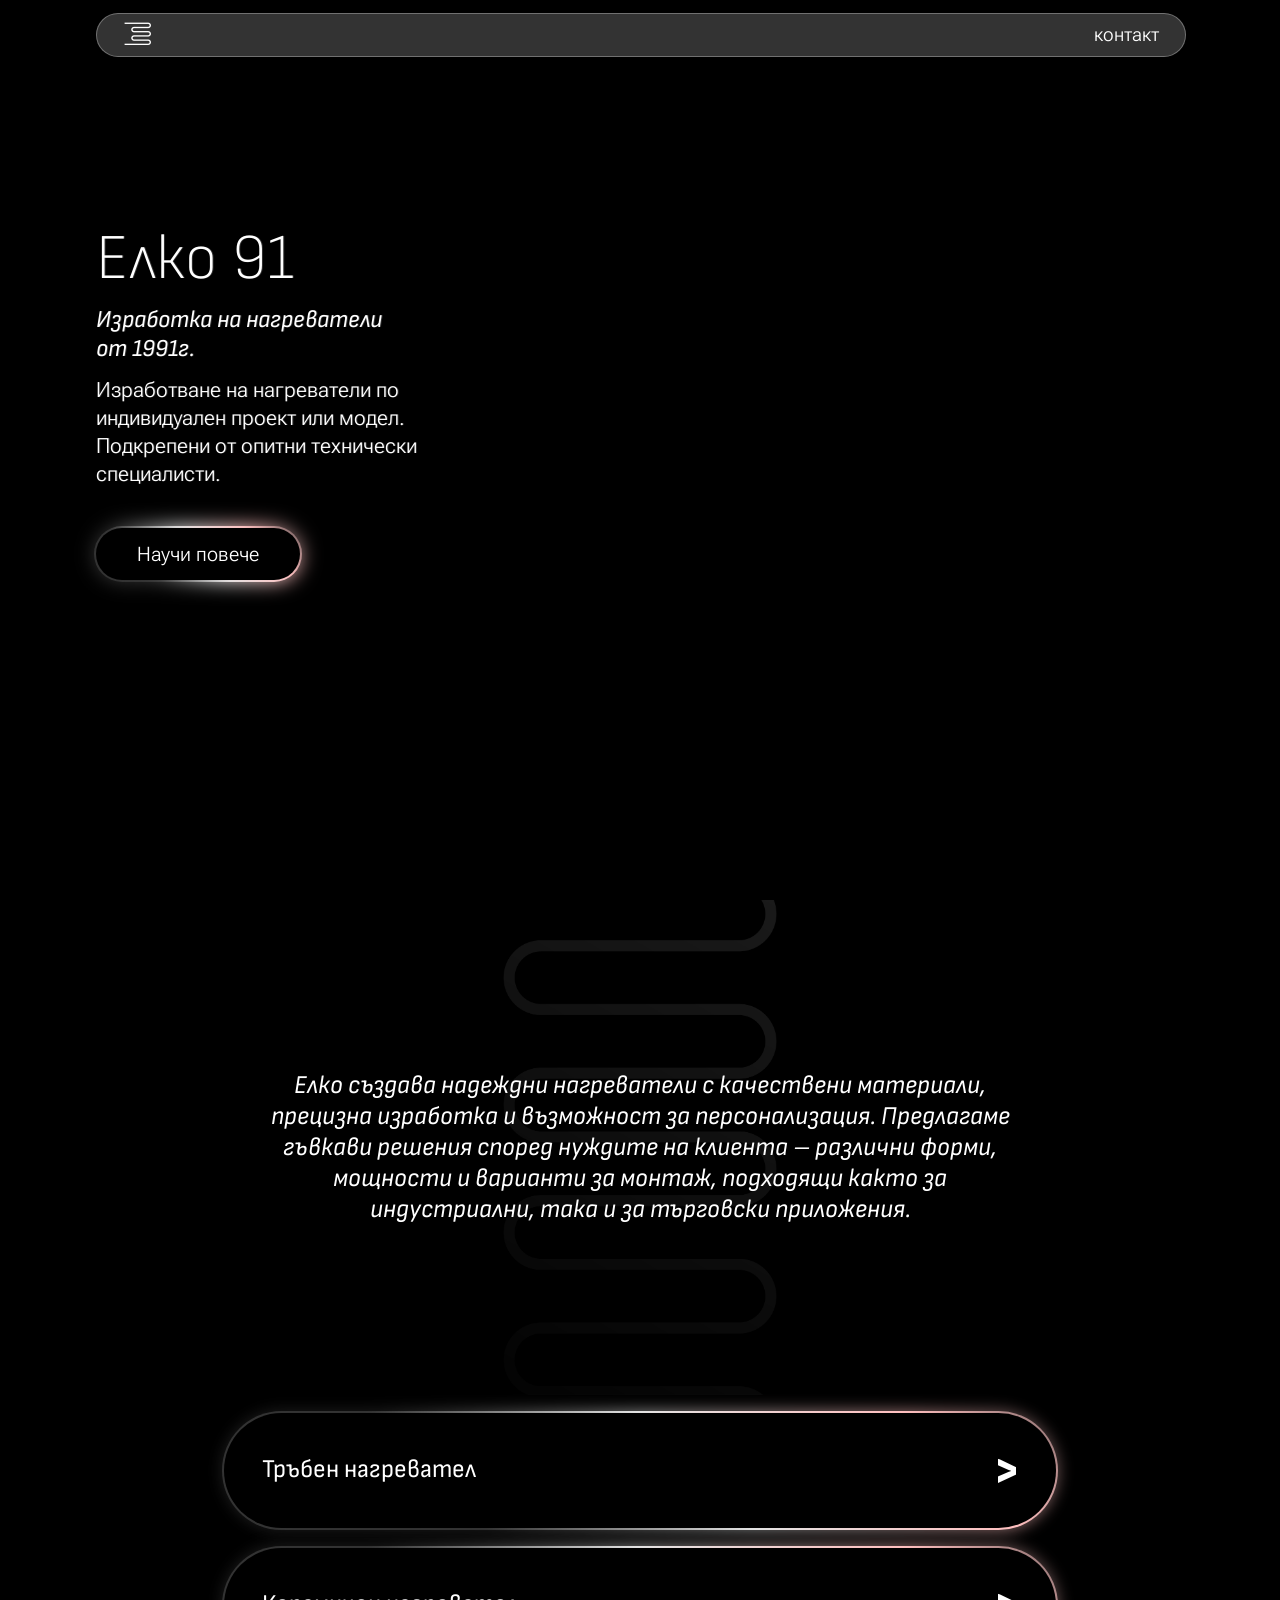
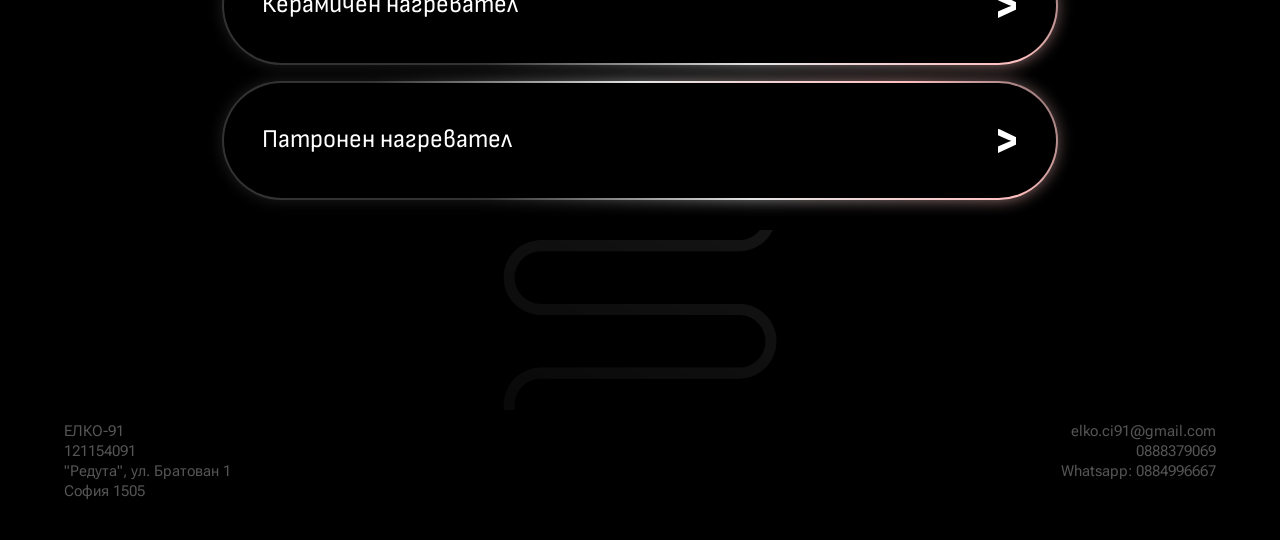
<file: index.html>
<!DOCTYPE html>
<html lang="bg">
<head>
<script id="cookieyes" type="text/javascript" src="https://cdn-cookieyes.com/client_data/377daa559caa4fd320245e0a4b5cced7/script.js"></script>
    <!-- Google tag (gtag.js) -->
    <script async type="text/plain" data-cookiecategory="analytics" src="https://www.googletagmanager.com/gtag/js?id=AW-18196294889"></script>
    <script type="text/plain" data-cookiecategory="analytics">
      window.dataLayer = window.dataLayer || [];
      function gtag(){dataLayer.push(arguments);}
      gtag('js', new Date());
    
      gtag('config', 'AW-18196294889');
    </script>
    <meta charset="UTF-8">
    <meta name="viewport" content="width=device-width, initial-scale=1.0">
    <title>Елко | Home</title>
    <meta name="description" content="Изработване на нагреватели по индивидуален проект или модел. Подкрепени от опитни технически специалисти.">
    <link rel="canonical" href="https://www.elko91.com/">
    <link rel="icon" href="favicon.ico" sizes="48x48">
    <link rel="icon" type="image/png" sizes="96x96" href="favicon-96x96.png">
    <link rel="icon" type="image/png" sizes="192x192" href="favicon-192x192.png">
    <link rel="icon" type="image/svg+xml" href="logo.svg">
    <link rel="apple-touch-icon" sizes="180x180" href="apple-touch-icon.png">
    <link rel="manifest" href="site.webmanifest">
    <link rel="stylesheet" href="elko.css">
    <script src="elko.js" defer></script>
</head>
<body>
    <header class="site-header">
        <a href="index.html" class="logo">E</a>
        <a href="contact.html">контакт</a>
    </header>

    <main>
        <div class="hero">
            <video class="vid-desktop" src="media/elko-91-proizvodstvo-na-nagrevateli.mp4" aria-label="Производство на нагреватели в Елко 91" title="Производство на нагреватели в Елко 91" autoplay muted loop playsinline webkit-playsinline preload="auto"></video>
            <video class="vid-mobile" src="media/elko-91-proizvodstvo-na-nagrevateli-mobile.mp4" aria-label="Производство на нагреватели в Елко 91" title="Производство на нагреватели в Елко 91" autoplay muted loop playsinline webkit-playsinline preload="auto"></video>
            <div class="hero-content">
                <h1>Елко&nbsp;91</h1>
                <h4>Изработка на нагреватели<br>от 1991г.</h4>
                <p>Изработване на нагреватели по индивидуален проект или модел. Подкрепени от опитни технически специалисти.</p>
                <div class="btn-wrap"><a href="contact.html" class="btn">Научи повече</a></div>
            </div>
        </div>

        <div class="statement-band bg">
            <h3 class="statement">Елко създава надеждни нагреватели с качествени материали, прецизна изработка и възможност за персонализация. Предлагаме гъвкави решения според нуждите на клиента – различни форми, мощности и варианти за монтаж, подходящи както за индустриални, така и за търговски приложения.</h3>
        </div>

        <div class="pills">
            <a href="tubular.html" class="pill">
                <div class="pill-inner">
                    <video class="pill-vid" src="media/trabni-nagrevateli-elko-91.mp4" aria-label="Тръбни нагреватели – Елко 91" title="Тръбни нагреватели – Елко 91" autoplay muted loop playsinline webkit-playsinline preload="auto"></video>
                    <span class="pill-name">Тръбен нагревател</span>
                    <span class="arrow">V</span>
                </div>
            </a>
            <a href="ceramic.html" class="pill pill--rev">
                <div class="pill-inner">
                    <video class="pill-vid" src="media/keramichni-nagrevateli-elko-91.mp4" aria-label="Керамични нагреватели – Елко 91" title="Керамични нагреватели – Елко 91" autoplay muted loop playsinline webkit-playsinline preload="auto"></video>
                    <span class="pill-name">Керамичен нагревател</span>
                    <span class="arrow">V</span>
                </div>
            </a>
            <a href="cartridge.html" class="pill">
                <div class="pill-inner">
                    <video class="pill-vid" src="media/patronni-nagrevateli-elko-91.mp4" aria-label="Патронни нагреватели – Елко 91" title="Патронни нагреватели – Елко 91" autoplay muted loop playsinline webkit-playsinline preload="auto"></video>
                    <span class="pill-name">Патронен нагревател</span>
                    <span class="arrow">V</span>
                </div>
            </a>
        </div>

        <div class="tail tail--index bg"></div>
    </main>

    <footer class="site-footer">
        <div>
            <span>ЕЛКО-91</span>
            <span>121154091</span>
            <span>"Редута", ул. Братован 1</span>
            <span>София 1505</span>
        </div>
        <div class="right">
            <a href="mailto:elko.ci91@gmail.com">elko.ci91@gmail.com</a>
            <a href="tel:00359888379069">0888379069</a>
            <a href="https://wa.me/359884996667">Whatsapp: 0884996667</a>
        </div>
    </footer>
</body>
</html>
</file>
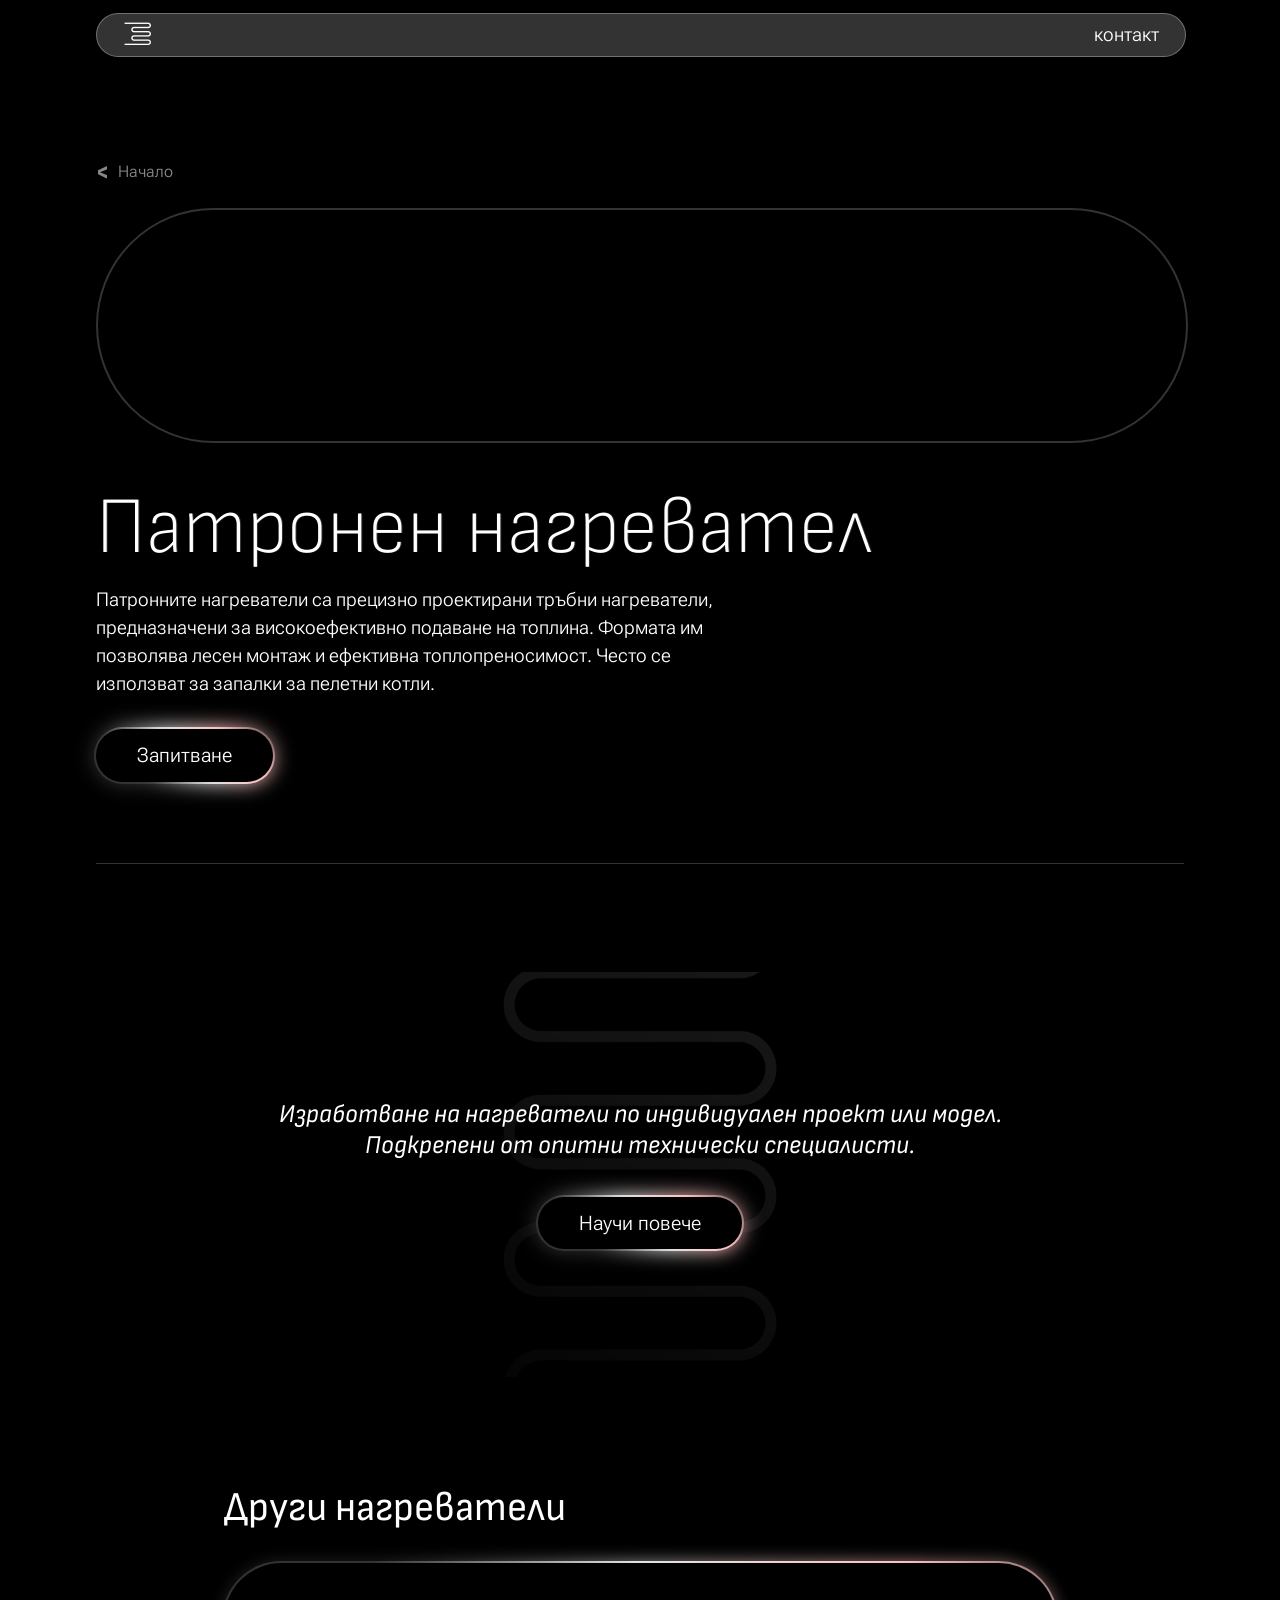
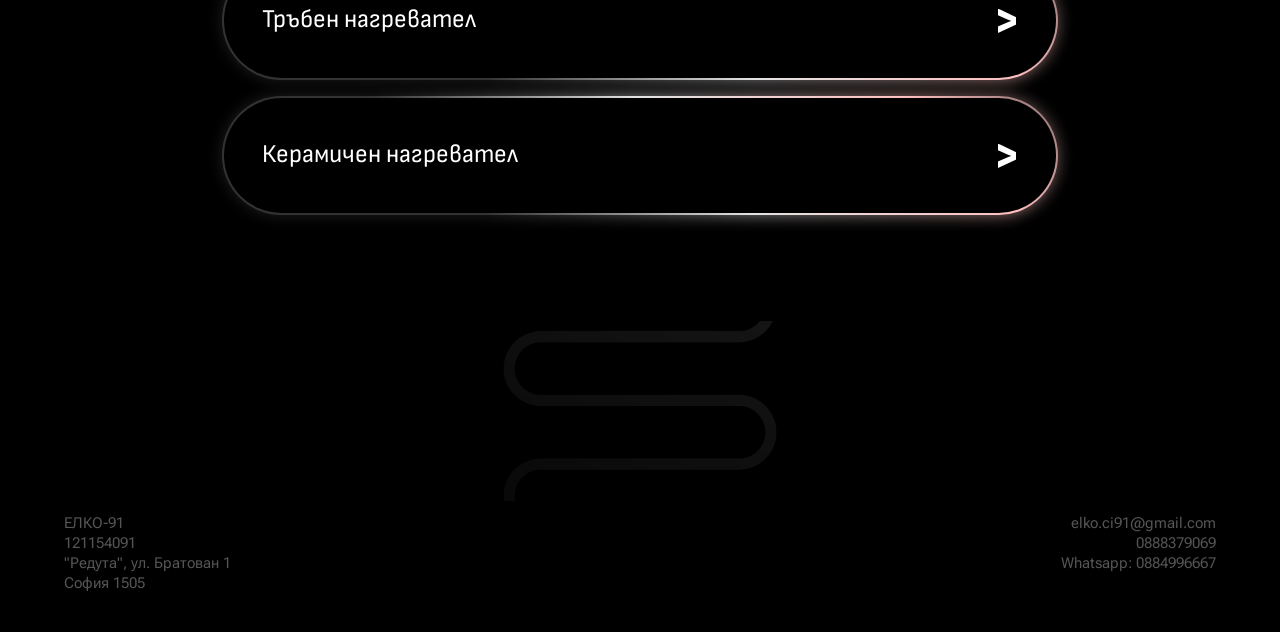
<file: cartridge.html>
<!DOCTYPE html>
<html lang="bg">
<head>
<script id="cookieyes" type="text/javascript" src="https://cdn-cookieyes.com/client_data/377daa559caa4fd320245e0a4b5cced7/script.js"></script>
    <!-- Google tag (gtag.js) -->
    <script async type="text/plain" data-cookiecategory="analytics" src="https://www.googletagmanager.com/gtag/js?id=AW-18196294889"></script>
    <script type="text/plain" data-cookiecategory="analytics">
      window.dataLayer = window.dataLayer || [];
      function gtag(){dataLayer.push(arguments);}
      gtag('js', new Date());
    
      gtag('config', 'AW-18196294889');
    </script>
    <meta charset="UTF-8">
    <meta name="viewport" content="width=device-width, initial-scale=1.0">
    <title>Елко | Патронен нагревател</title>
    <meta name="description" content="Патронните нагреватели са прецизно проектирани тръбни нагреватели, предназначени за високоефективно подаване на топлина. Формата им позволява лесен монтаж и ефективна топлопреносимост. Често се използват за запалки за пелетни котли.">
    <link rel="canonical" href="https://www.elko91.com/cartridge">
    <link rel="icon" href="favicon.ico" sizes="48x48">
    <link rel="icon" type="image/png" sizes="96x96" href="favicon-96x96.png">
    <link rel="icon" type="image/png" sizes="192x192" href="favicon-192x192.png">
    <link rel="icon" type="image/svg+xml" href="logo.svg">
    <link rel="apple-touch-icon" sizes="180x180" href="apple-touch-icon.png">
    <link rel="manifest" href="site.webmanifest">
    <link rel="stylesheet" href="elko.css">
    <script src="elko.js" defer></script>
</head>
<body>
    <header class="site-header">
        <a href="index.html" class="logo">E</a>
        <a href="contact.html">контакт</a>
    </header>

    <main>
        <section class="wrap hp-top">
            <a href="index.html" class="back"><span class="arrow">V</span> Начало</a>
            <div class="vid-pill"><video src="media/patronni-nagrevateli-elko-91.mp4" aria-label="Патронни нагреватели – Елко 91" title="Патронни нагреватели – Елко 91" autoplay muted loop playsinline webkit-playsinline preload="auto"></video></div>
            <h1 class="h1">Патронен нагревател</h1>
            <p class="lead">Патронните нагреватели са прецизно проектирани тръбни нагреватели, предназначени за високоефективно подаване на топлина. Формата им позволява лесен монтаж и ефективна топлопреносимост. Често се използват за запалки за пелетни котли.</p>
            <div class="btn-wrap"><a href="contact.html" class="btn">Запитване</a></div>
            <div class="divider"></div>
        </section>

        <div class="banner bg">
            <h3 class="statement">Изработване на нагреватели по индивидуален проект или модел. Подкрепени от опитни технически специалисти.</h3>
            <div class="btn-wrap"><a href="contact.html" class="btn">Научи повече</a></div>
        </div>

        <section class="pills others">
            <div class="others-head"><h2 class="h2">Други нагреватели</h2></div>
            <a href="tubular.html" class="pill">
                <div class="pill-inner">
                    <video class="pill-vid" src="media/trabni-nagrevateli-elko-91.mp4" aria-label="Тръбни нагреватели – Елко 91" title="Тръбни нагреватели – Елко 91" autoplay muted loop playsinline webkit-playsinline preload="auto"></video>
                    <span class="pill-name">Тръбен нагревател</span>
                    <span class="arrow">V</span>
                </div>
            </a>
            <a href="ceramic.html" class="pill">
                <div class="pill-inner">
                    <video class="pill-vid" src="media/keramichni-nagrevateli-elko-91.mp4" aria-label="Керамични нагреватели – Елко 91" title="Керамични нагреватели – Елко 91" autoplay muted loop playsinline webkit-playsinline preload="auto"></video>
                    <span class="pill-name">Керамичен нагревател</span>
                    <span class="arrow">V</span>
                </div>
            </a>
        </section>

        <div class="tail bg"></div>
    </main>

    <footer class="site-footer">
        <div>
            <span>ЕЛКО-91</span>
            <span>121154091</span>
            <span>"Редута", ул. Братован 1</span>
            <span>София 1505</span>
        </div>
        <div class="right">
            <a href="mailto:elko.ci91@gmail.com">elko.ci91@gmail.com</a>
            <a href="tel:00359888379069">0888379069</a>
            <a href="https://wa.me/359884996667">Whatsapp: 0884996667</a>
        </div>
    </footer>
</body>
</html>
</file>
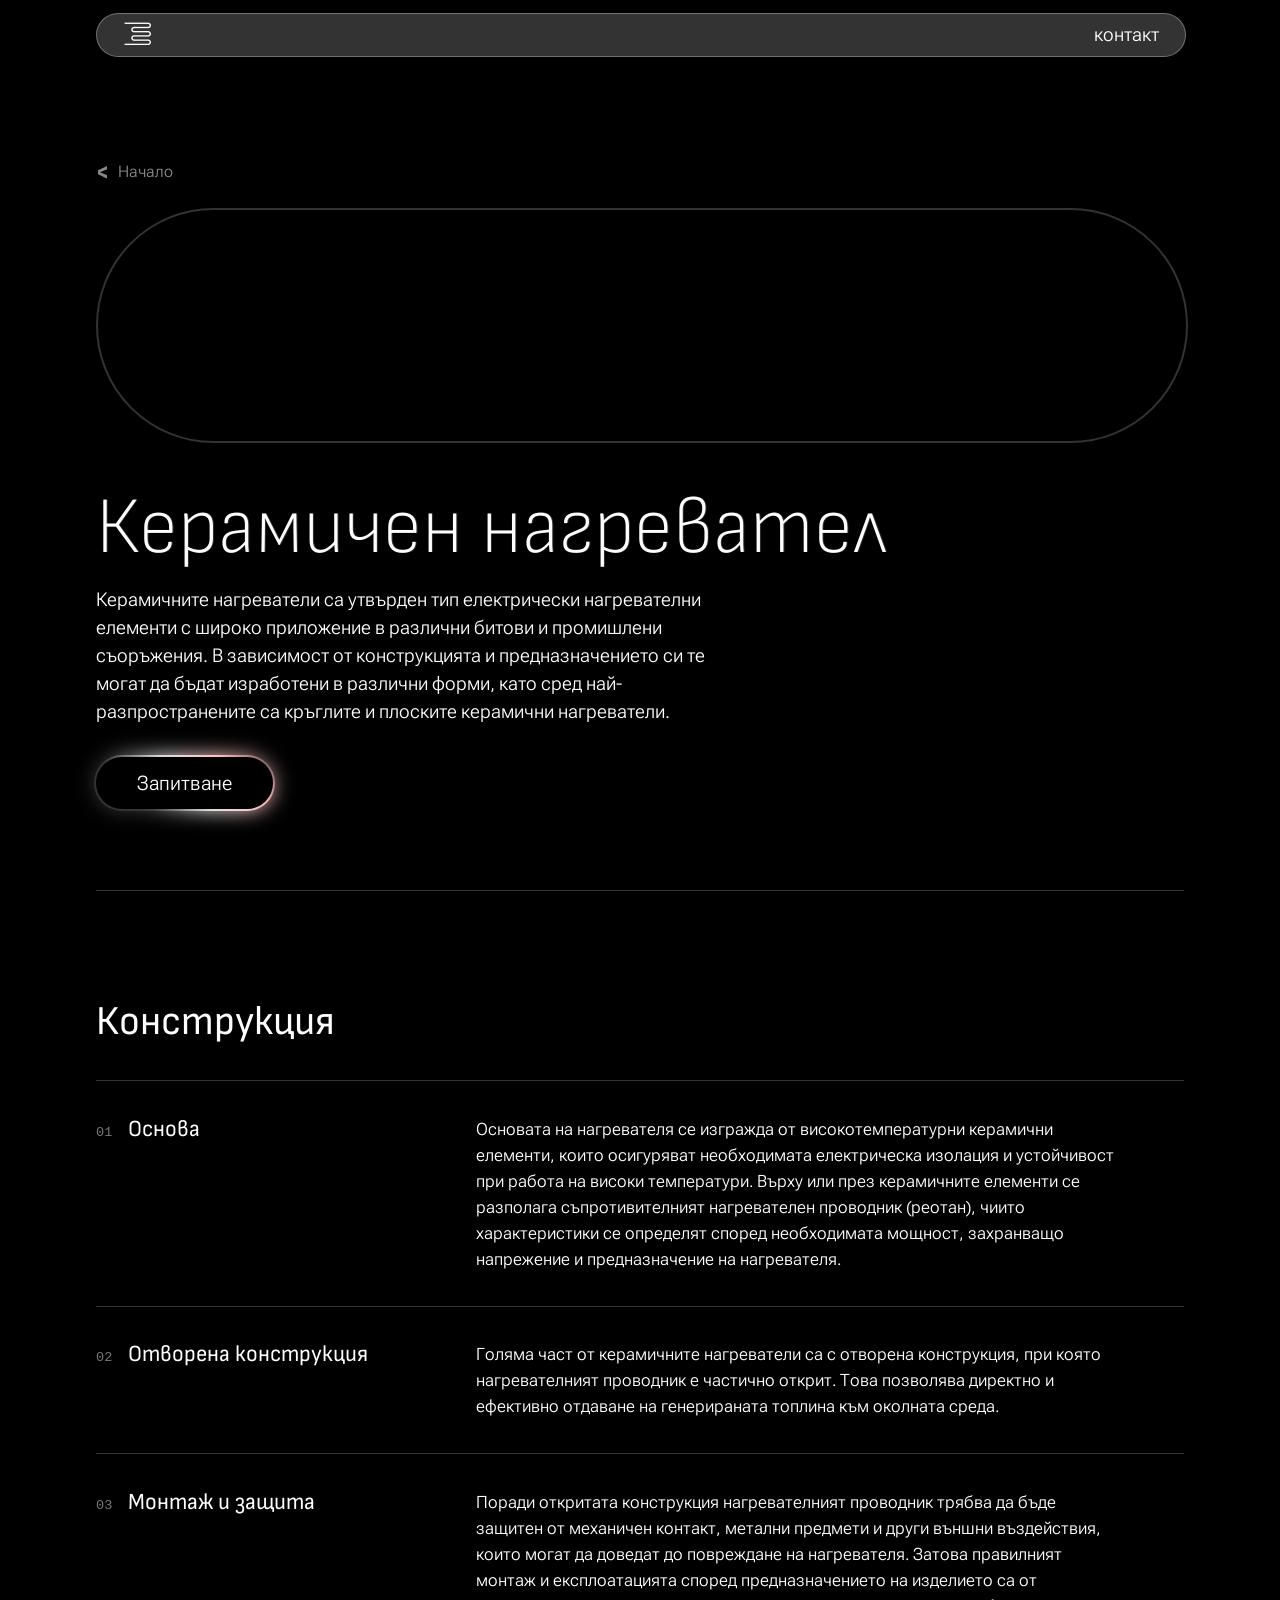
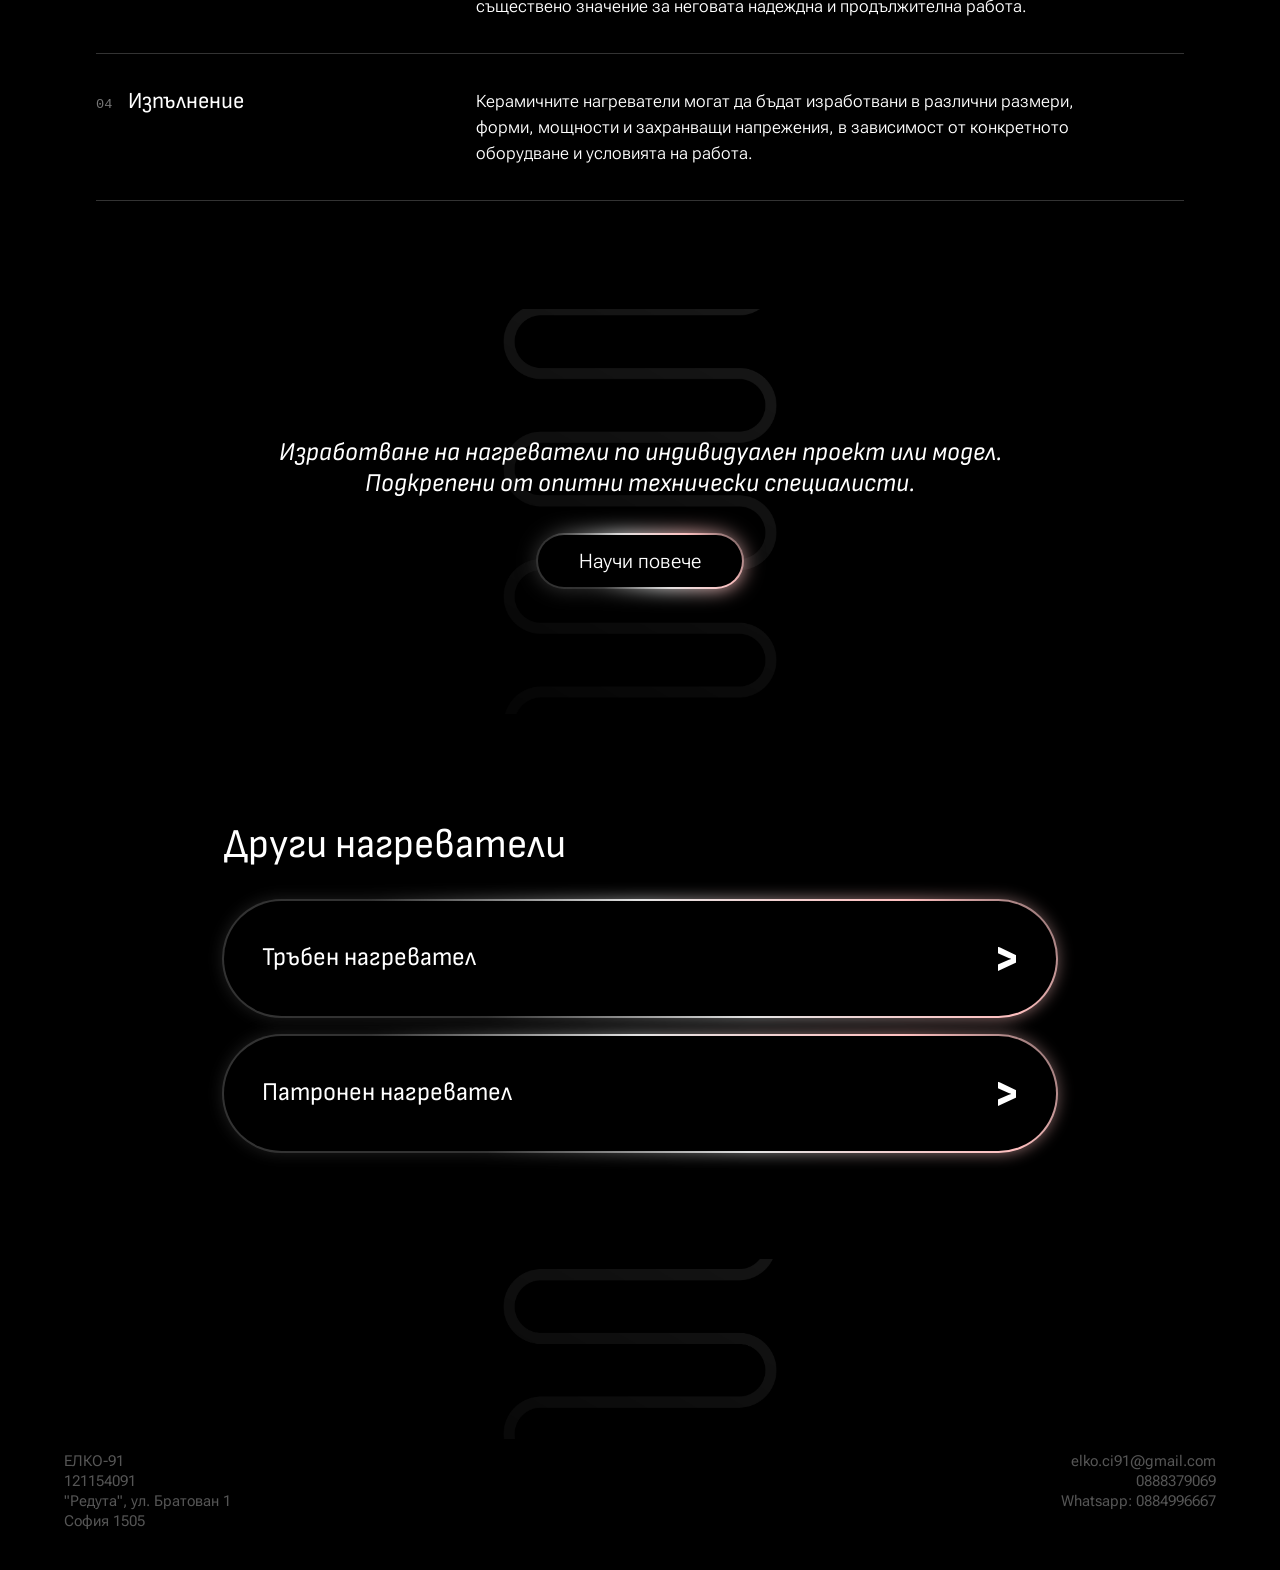
<file: ceramic.html>
<!DOCTYPE html>
<html lang="bg">
<head>
<script id="cookieyes" type="text/javascript" src="https://cdn-cookieyes.com/client_data/377daa559caa4fd320245e0a4b5cced7/script.js"></script>
    <!-- Google tag (gtag.js) -->
    <script async type="text/plain" data-cookiecategory="analytics" src="https://www.googletagmanager.com/gtag/js?id=AW-18196294889"></script>
    <script type="text/plain" data-cookiecategory="analytics">
      window.dataLayer = window.dataLayer || [];
      function gtag(){dataLayer.push(arguments);}
      gtag('js', new Date());
    
      gtag('config', 'AW-18196294889');
    </script>
    <meta charset="UTF-8">
    <meta name="viewport" content="width=device-width, initial-scale=1.0">
    <title>Елко | Керамичен нагревател</title>
    <meta name="description" content="Керамичните нагреватели са утвърден тип електрически нагревателни елементи с широко приложение в различни битови и промишлени съоръжения. В зависимост от конструкцията и предназначението си те могат да бъдат изработени в различни форми, като сред най-разпространените са кръглите и плоските керамични нагреватели.">
    <link rel="canonical" href="https://www.elko91.com/ceramic">
    <link rel="icon" href="favicon.ico" sizes="48x48">
    <link rel="icon" type="image/png" sizes="96x96" href="favicon-96x96.png">
    <link rel="icon" type="image/png" sizes="192x192" href="favicon-192x192.png">
    <link rel="icon" type="image/svg+xml" href="logo.svg">
    <link rel="apple-touch-icon" sizes="180x180" href="apple-touch-icon.png">
    <link rel="manifest" href="site.webmanifest">
    <link rel="stylesheet" href="elko.css">
    <script src="elko.js" defer></script>
</head>
<body>
    <header class="site-header">
        <a href="index.html" class="logo">E</a>
        <a href="contact.html">контакт</a>
    </header>

    <main>
        <section class="wrap hp-top">
            <a href="index.html" class="back"><span class="arrow">V</span> Начало</a>
            <div class="vid-pill"><video src="media/keramichni-nagrevateli-elko-91.mp4" aria-label="Керамични нагреватели – Елко 91" title="Керамични нагреватели – Елко 91" autoplay muted loop playsinline webkit-playsinline preload="auto"></video></div>
            <h1 class="h1">Керамичен нагревател</h1>
            <p class="lead">Керамичните нагреватели са утвърден тип електрически нагревателни елементи с широко приложение в различни битови и промишлени съоръжения. В зависимост от конструкцията и предназначението си те могат да бъдат изработени в различни форми, като сред най-разпространените са кръглите и плоските керамични нагреватели.</p>
            <div class="btn-wrap"><a href="contact.html" class="btn">Запитване</a></div>
            <div class="divider"></div>
        </section>

        <section class="wrap sec specs">
            <div class="sec-head"><h2 class="h2">Конструкция</h2></div>
            <div class="spec-list">
                <div class="spec">
                    <div class="spec-label"><span class="spec-num">01</span><span class="spec-name">Основа</span></div>
                    <div class="spec-text"><p class="body">Основата на нагревателя се изгражда от високотемпературни керамични елементи, които осигуряват необходимата електрическа изолация и устойчивост при работа на високи температури. Върху или през керамичните елементи се разполага съпротивителният нагревателен проводник (реотан), чиито характеристики се определят според необходимата мощност, захранващо напрежение и предназначение на нагревателя.</p></div>
                </div>
                <div class="spec">
                    <div class="spec-label"><span class="spec-num">02</span><span class="spec-name">Отворена конструкция</span></div>
                    <div class="spec-text"><p class="body">Голяма част от керамичните нагреватели са с отворена конструкция, при която нагревателният проводник е частично открит. Това позволява директно и ефективно отдаване на генерираната топлина към околната среда.</p></div>
                </div>
                <div class="spec">
                    <div class="spec-label"><span class="spec-num">03</span><span class="spec-name">Монтаж и защита</span></div>
                    <div class="spec-text"><p class="body">Поради откритата конструкция нагревателният проводник трябва да бъде защитен от механичен контакт, метални предмети и други външни въздействия, които могат да доведат до повреждане на нагревателя. Затова правилният монтаж и експлоатацията според предназначението на изделието са от съществено значение за неговата надеждна и продължителна работа.</p></div>
                </div>
                <div class="spec">
                    <div class="spec-label"><span class="spec-num">04</span><span class="spec-name">Изпълнение</span></div>
                    <div class="spec-text"><p class="body">Керамичните нагреватели могат да бъдат изработвани в различни размери, форми, мощности и захранващи напрежения, в зависимост от конкретното оборудване и условията на работа.</p></div>
                </div>
            </div>
        </section>

        <div class="banner bg">
            <h3 class="statement">Изработване на нагреватели по индивидуален проект или модел. Подкрепени от опитни технически специалисти.</h3>
            <div class="btn-wrap"><a href="contact.html" class="btn">Научи повече</a></div>
        </div>

        <section class="pills others">
            <div class="others-head"><h2 class="h2">Други нагреватели</h2></div>
            <a href="tubular.html" class="pill">
                <div class="pill-inner">
                    <video class="pill-vid" src="media/trabni-nagrevateli-elko-91.mp4" aria-label="Тръбни нагреватели – Елко 91" title="Тръбни нагреватели – Елко 91" autoplay muted loop playsinline webkit-playsinline preload="auto"></video>
                    <span class="pill-name">Тръбен нагревател</span>
                    <span class="arrow">V</span>
                </div>
            </a>
            <a href="cartridge.html" class="pill">
                <div class="pill-inner">
                    <video class="pill-vid" src="media/patronni-nagrevateli-elko-91.mp4" aria-label="Патронни нагреватели – Елко 91" title="Патронни нагреватели – Елко 91" autoplay muted loop playsinline webkit-playsinline preload="auto"></video>
                    <span class="pill-name">Патронен нагревател</span>
                    <span class="arrow">V</span>
                </div>
            </a>
        </section>

        <div class="tail bg"></div>
    </main>

    <footer class="site-footer">
        <div>
            <span>ЕЛКО-91</span>
            <span>121154091</span>
            <span>"Редута", ул. Братован 1</span>
            <span>София 1505</span>
        </div>
        <div class="right">
            <a href="mailto:elko.ci91@gmail.com">elko.ci91@gmail.com</a>
            <a href="tel:00359888379069">0888379069</a>
            <a href="https://wa.me/359884996667">Whatsapp: 0884996667</a>
        </div>
    </footer>
</body>
</html>
</file>
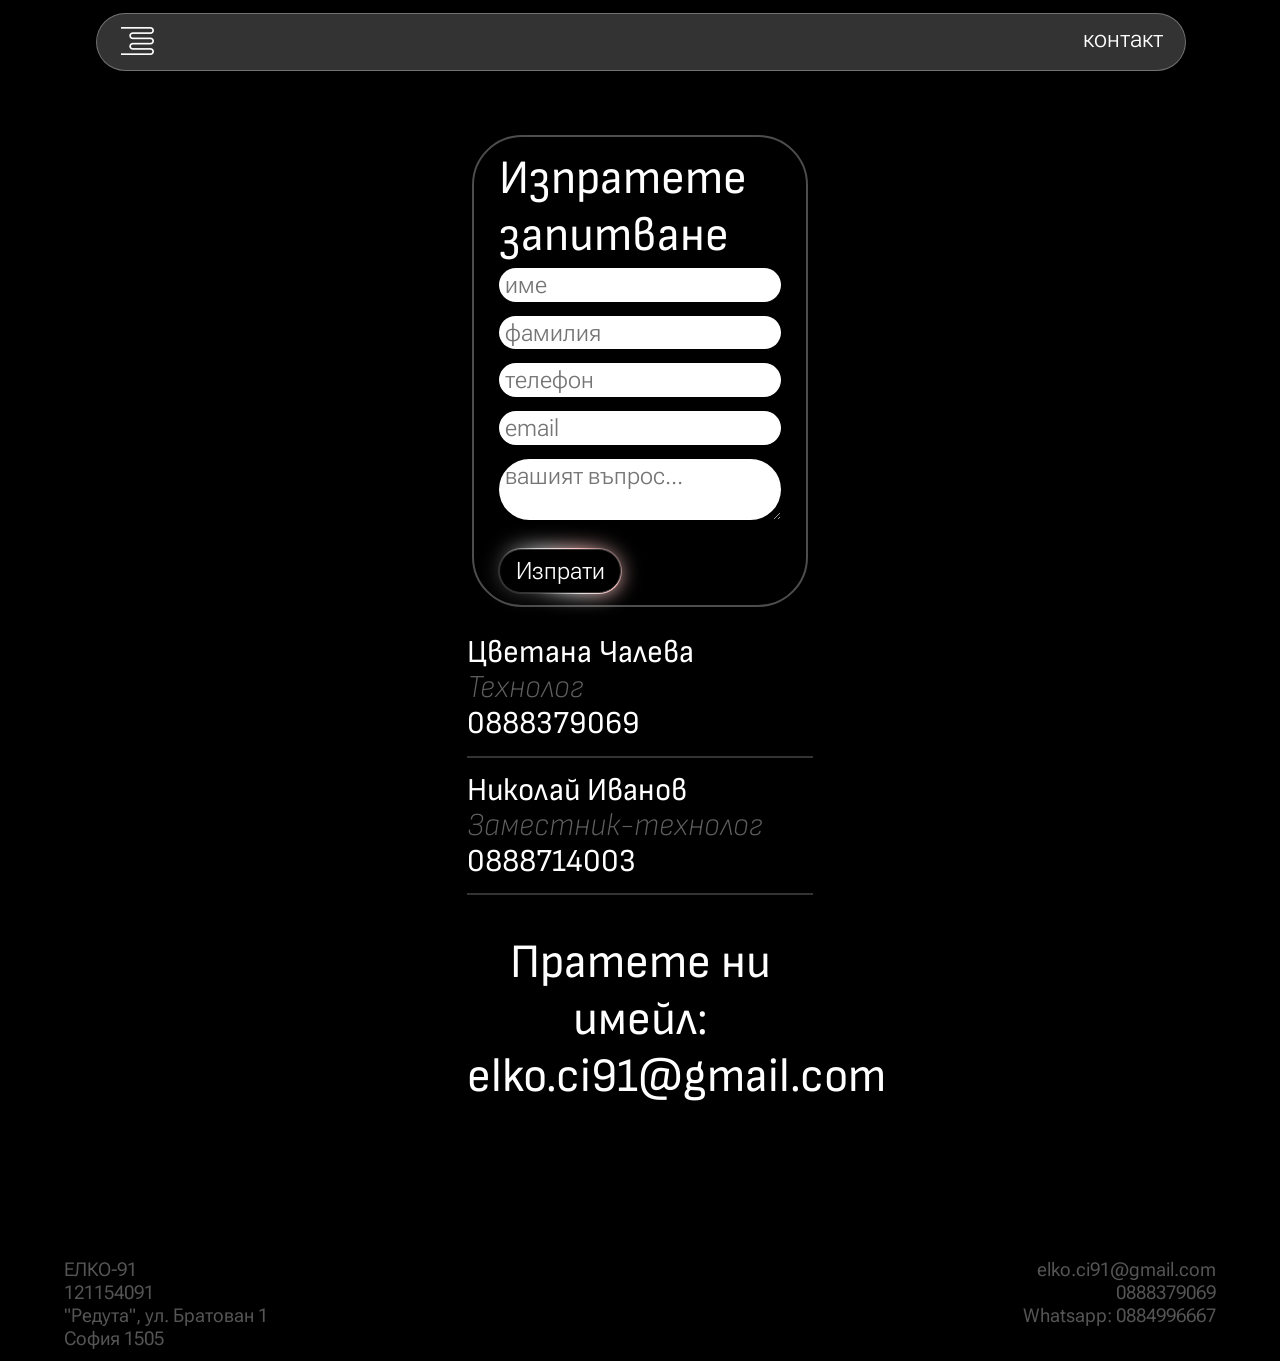
<file: contact.html>
<!DOCTYPE html>
<html lang="en">

<head>
    <script id="cookieyes" type="text/javascript" src="https://cdn-cookieyes.com/client_data/377daa559caa4fd320245e0a4b5cced7/script.js"></script>
    <!-- Google tag (gtag.js) -->
    <script async type="text/plain" data-cookiecategory="analytics" src="https://www.googletagmanager.com/gtag/js?id=AW-18196294889"></script>
    <script type="text/plain" data-cookiecategory="analytics">
      window.dataLayer = window.dataLayer || [];
      function gtag(){dataLayer.push(arguments);}
      gtag('js', new Date());
    
      gtag('config', 'AW-18196294889');
    </script>
    <meta charset="UTF-8">
    <meta name="viewport" content="width=device-width, initial-scale=1.0">
    <title>Елко | Контакт</title>
    <link rel="stylesheet" href="style.css">
    <link rel="stylesheet" href="style-contact.css">
    <link rel="icon" href="favicon.ico" sizes="48x48">
    <link rel="icon" type="image/png" sizes="96x96" href="favicon-96x96.png">
    <link rel="icon" type="image/png" sizes="192x192" href="favicon-192x192.png">
    <link rel="icon" type="image/svg+xml" href="logo.svg">
    <link rel="apple-touch-icon" sizes="180x180" href="apple-touch-icon.png">
    <link rel="manifest" href="site.webmanifest">
</head>

<body>

    <header>
        <a href="index.html" class="logo">E</a>
        <a href="contact.html">контакт</a>
    </header>

    <section>

        <div class="div3">
            <form action="https://formsubmit.co/elko.ci91@gmail.com" method="POST" class="contact-form">
                <h2>Изпратете запитване</h2>
                <input type="text" name="first_name" placeholder="име" required>
                <input type="text" name="last_name" placeholder="фамилия" required>
                <input type="tel" name="phone" placeholder="телефон" required>
                <input type="email" name="email" placeholder="email" required>
                <textarea name="message" placeholder="вашият въпрос..." required></textarea>
                <button type="submit" class="button">Изпрати</button>
                <input type="hidden" name="_next" value="https://elko91.eu/thanks.html">
        </div>

        
        <div class="predstavitel-container">
            <div class="predstavitel">
                <a class="rep-name">Цветана Чалева</a>
                <a class="rep-title">Технолог</a>
                <a href="tel:00359888379069" class="rep-name">0888379069</a>
            </div>
            <div class="predstavitel">
                <a class="rep-name">Николай Иванов</a>
                <a class="rep-title">Заместник-технолог</a>
                <a href="tel:00359888714003" class="rep-name">0888714003</a>
            </div>
            
        </div>
        
        <div class="contact-list">
            <a>Пратете ни имейл:<br>elko.ci91@gmail.com<a>
        </div>

    </div>





    </section>
    <footer>

        <div class="footer-container">

            <div class="footer-left">
                <a>ЕЛКО-91</a>
                <a>121154091</a>
                <a>"Редута", ул. Братован 1</a>
                <a>София 1505</a>
            </div>

            <div class="footer-right">
                <a href="mailto:elko.ci91@gmail.com">elko.ci91@gmail.com</a>
                <a href="tel:00359888379069">0888379069</a>
                <a href="https://wa.me/359884996667">Whatsapp: 0884996667</a>
            </div>

        </div>

    </footer>
</file>
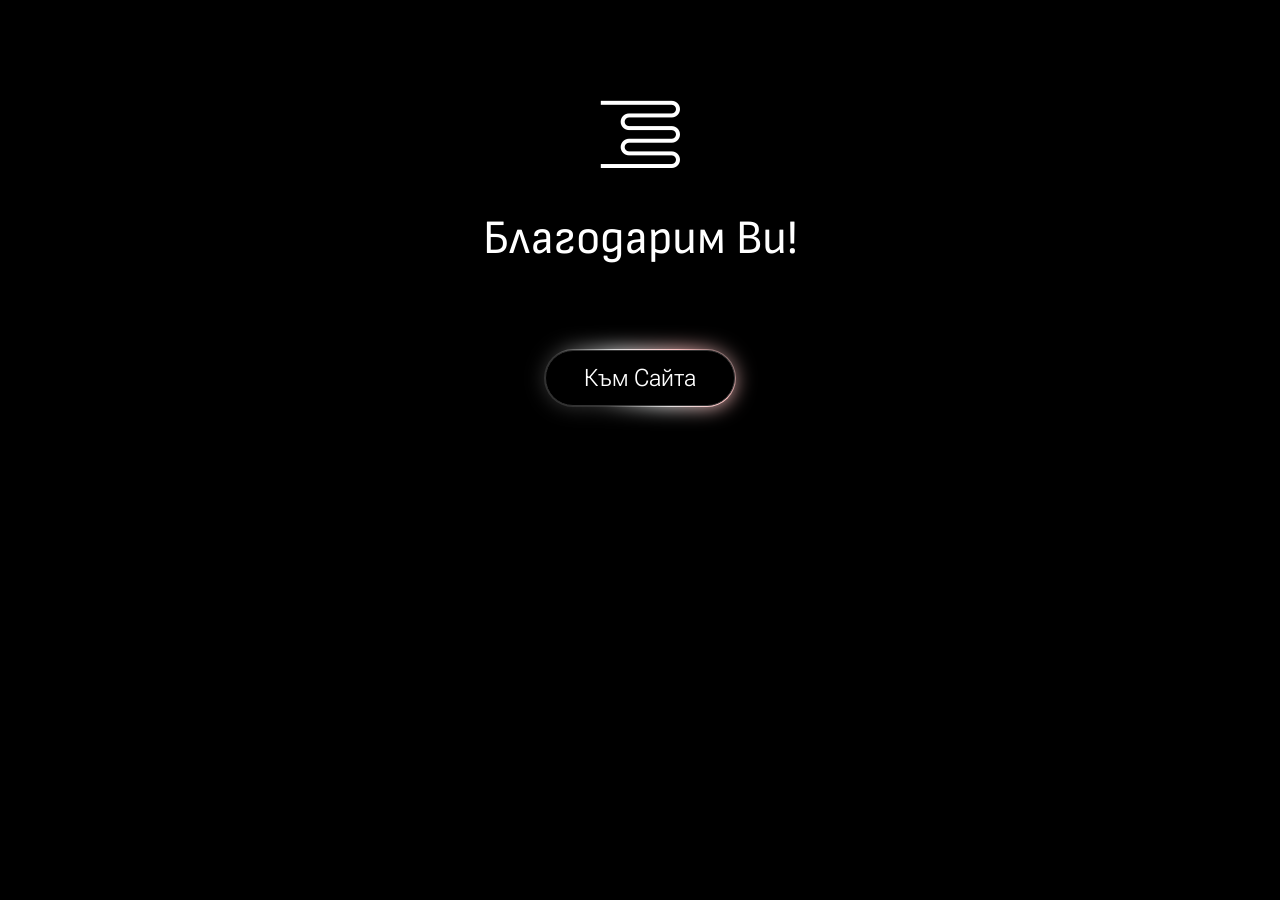
<file: thanks.html>
<!DOCTYPE html>
<html lang="en">

<head>
<script id="cookieyes" type="text/javascript" src="https://cdn-cookieyes.com/client_data/377daa559caa4fd320245e0a4b5cced7/script.js"></script>
    <!-- Google tag (gtag.js) -->
    <script async type="text/plain" data-cookiecategory="analytics" src="https://www.googletagmanager.com/gtag/js?id=AW-18196294889"></script>
    <script type="text/plain" data-cookiecategory="analytics">
      window.dataLayer = window.dataLayer || [];
      function gtag(){dataLayer.push(arguments);}
      gtag('js', new Date());
    
      gtag('config', 'AW-18196294889');
    </script>
    <!-- Event snippet for Показване на страница conversion page -->
    <script type="text/plain" data-cookies="analytics">
      gtag('event', 'conversion', {
          'send_to': 'AW-18196294889/c-GCCInmybUcEOnZ1eRD',
          'value': 1.0,
          'currency': 'EUR'
      });
    </script>
    <meta charset="UTF-8">
    <meta name="viewport" content="width=device-width, initial-scale=1.0">
    <title>Елко</title>
    <meta name="robots" content="noindex">
    <link rel="stylesheet" href="style.css">
    <link rel="stylesheet" href="style-thanks.css">
    <link rel="icon" href="favicon.ico" sizes="48x48">
    <link rel="icon" type="image/png" sizes="96x96" href="favicon-96x96.png">
    <link rel="icon" type="image/png" sizes="192x192" href="favicon-192x192.png">
    <link rel="icon" type="image/svg+xml" href="logo.svg">
    <link rel="apple-touch-icon" sizes="180x180" href="apple-touch-icon.png">
    <link rel="manifest" href="site.webmanifest">
</head>



<body>
    <div class="thanks">
        <a href="index.html" class="thanks-logo">e</a>
        <h2>Благодарим Ви!</h2>
        <a href="index.html" class="button">Към Сайта</a>
    </div>





</body>
</file>
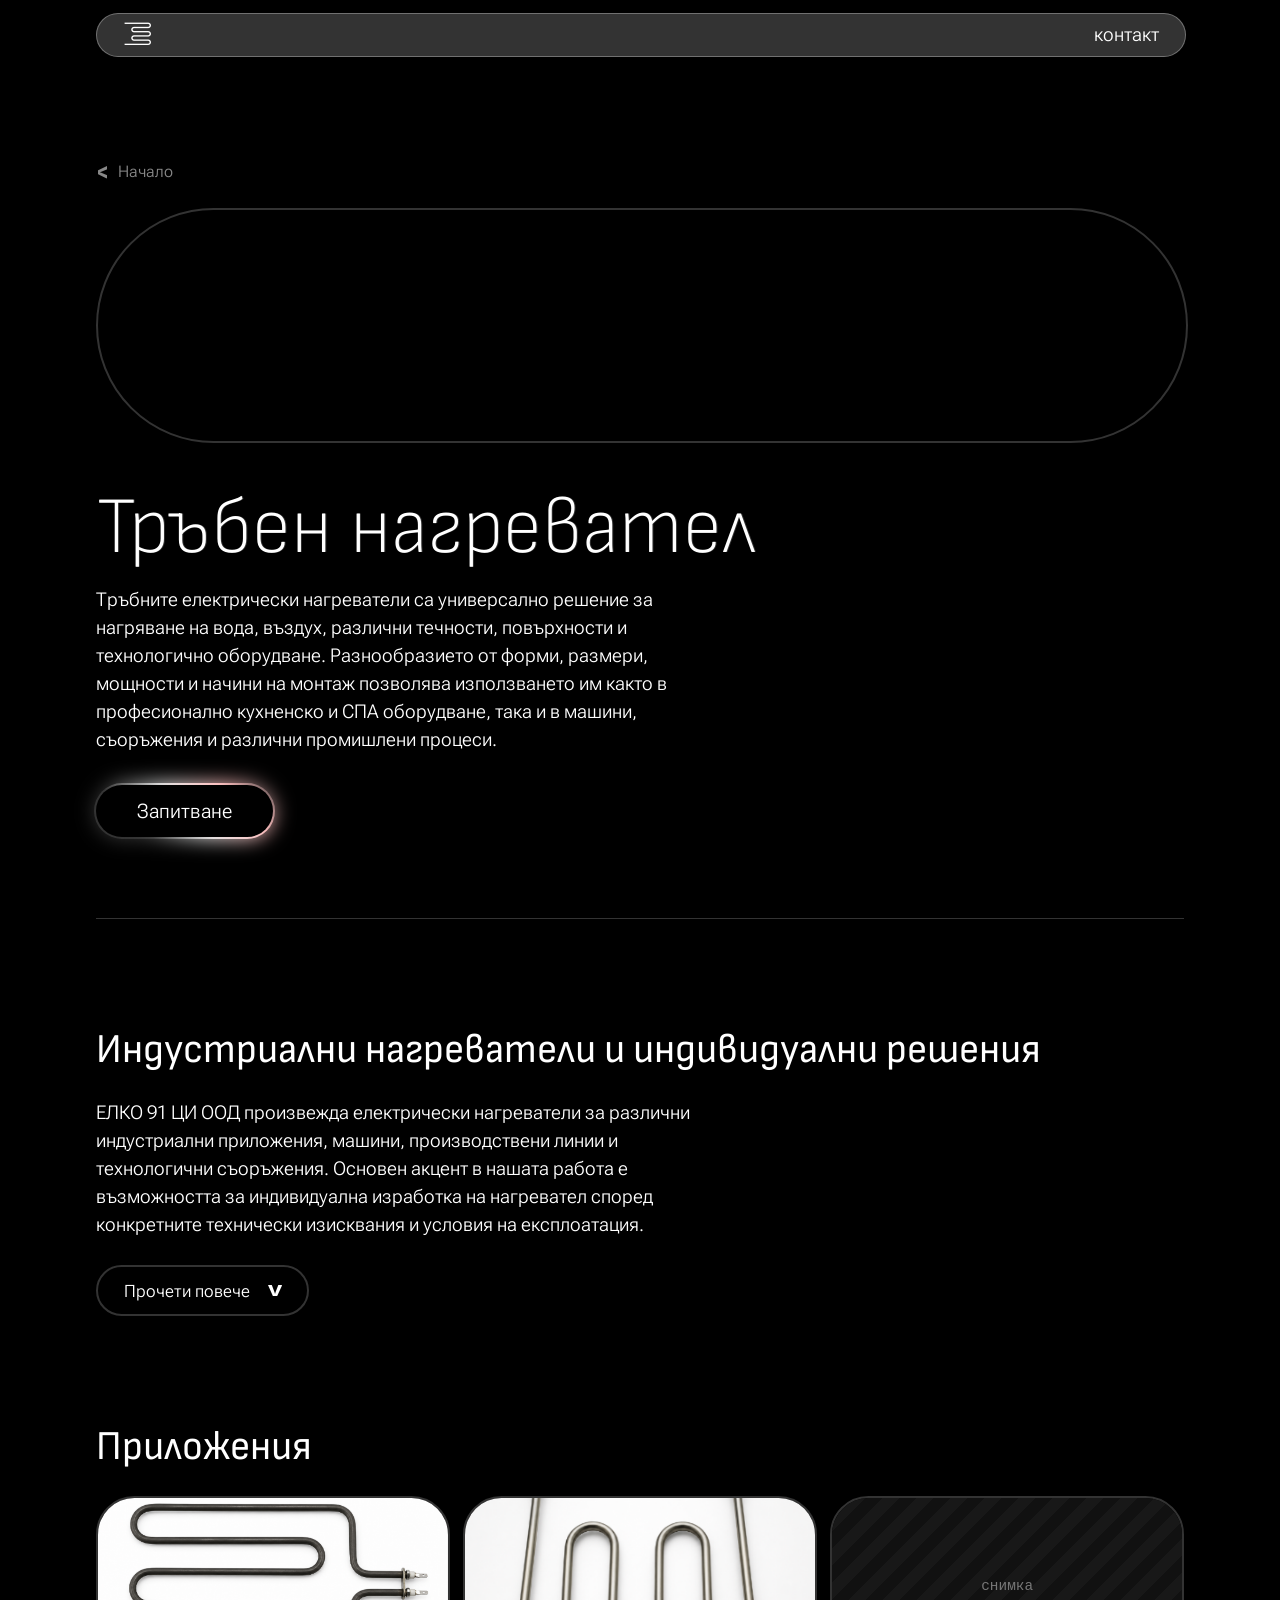
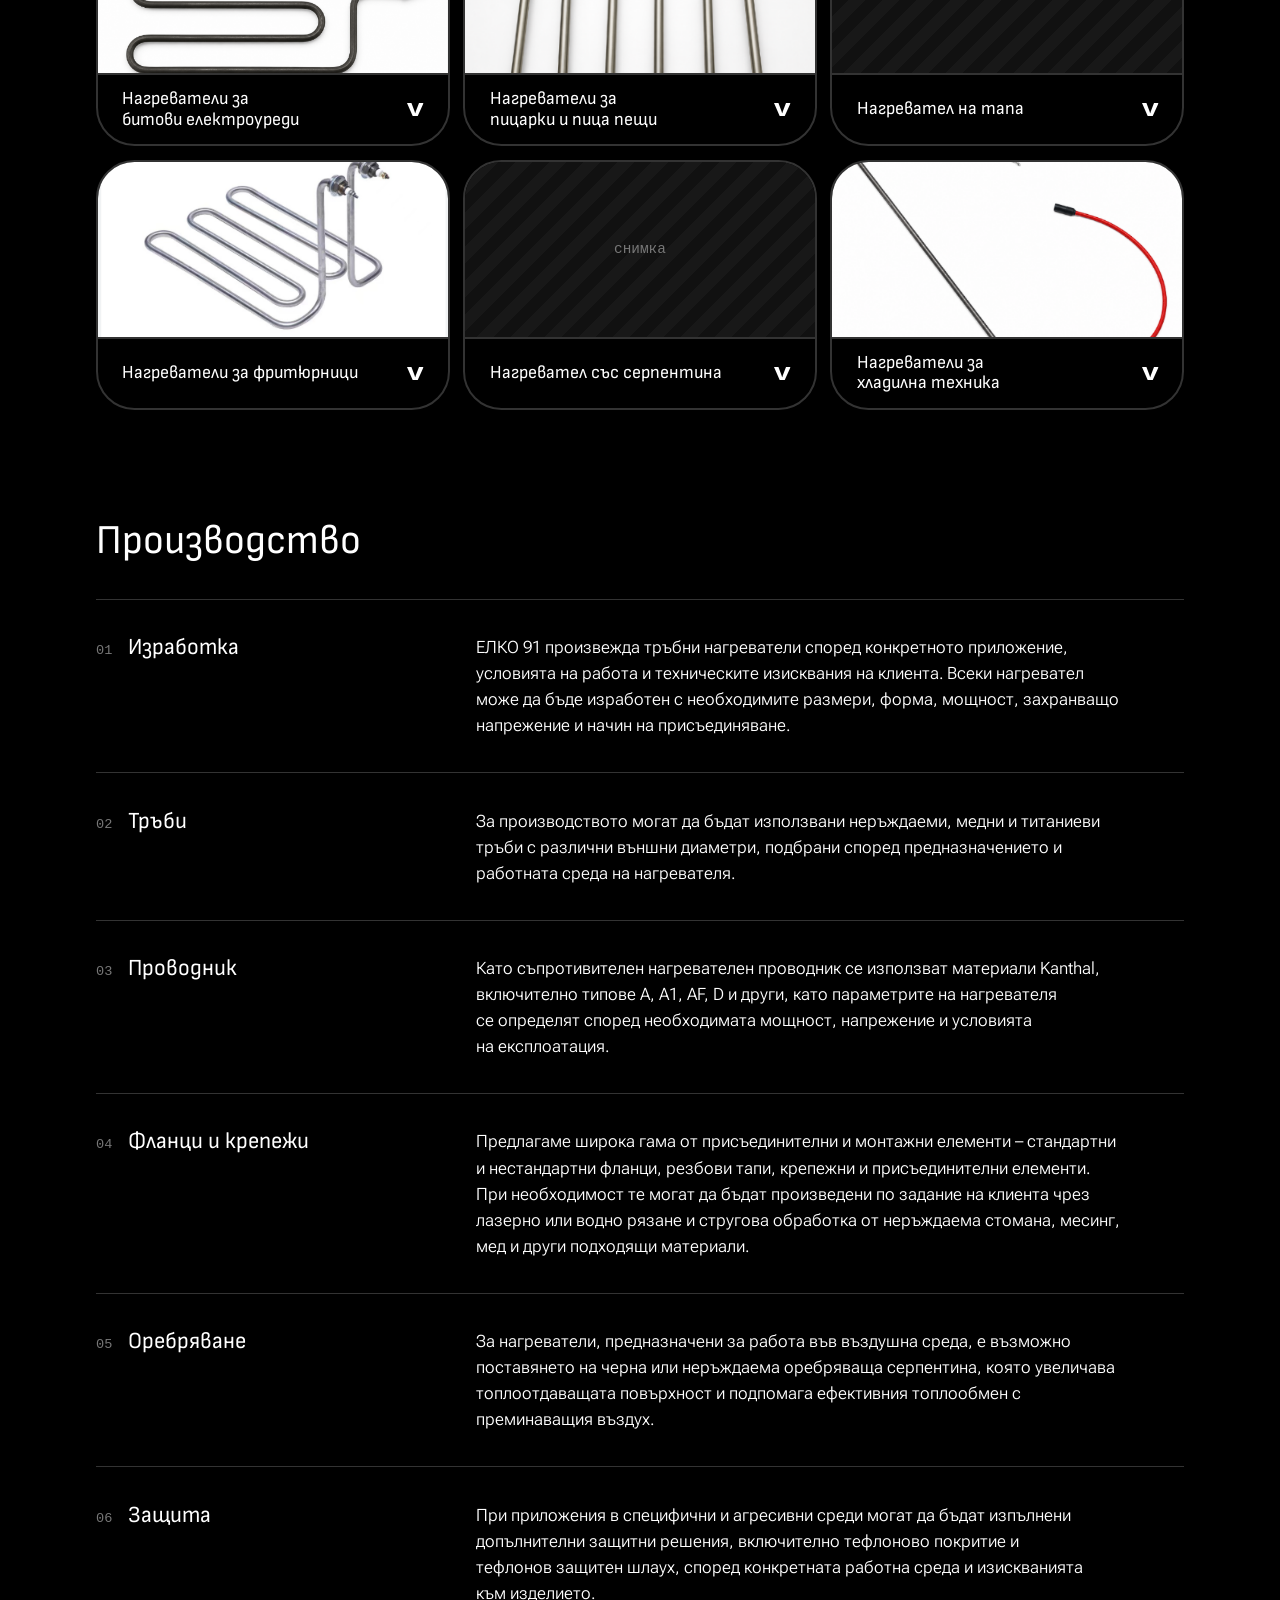
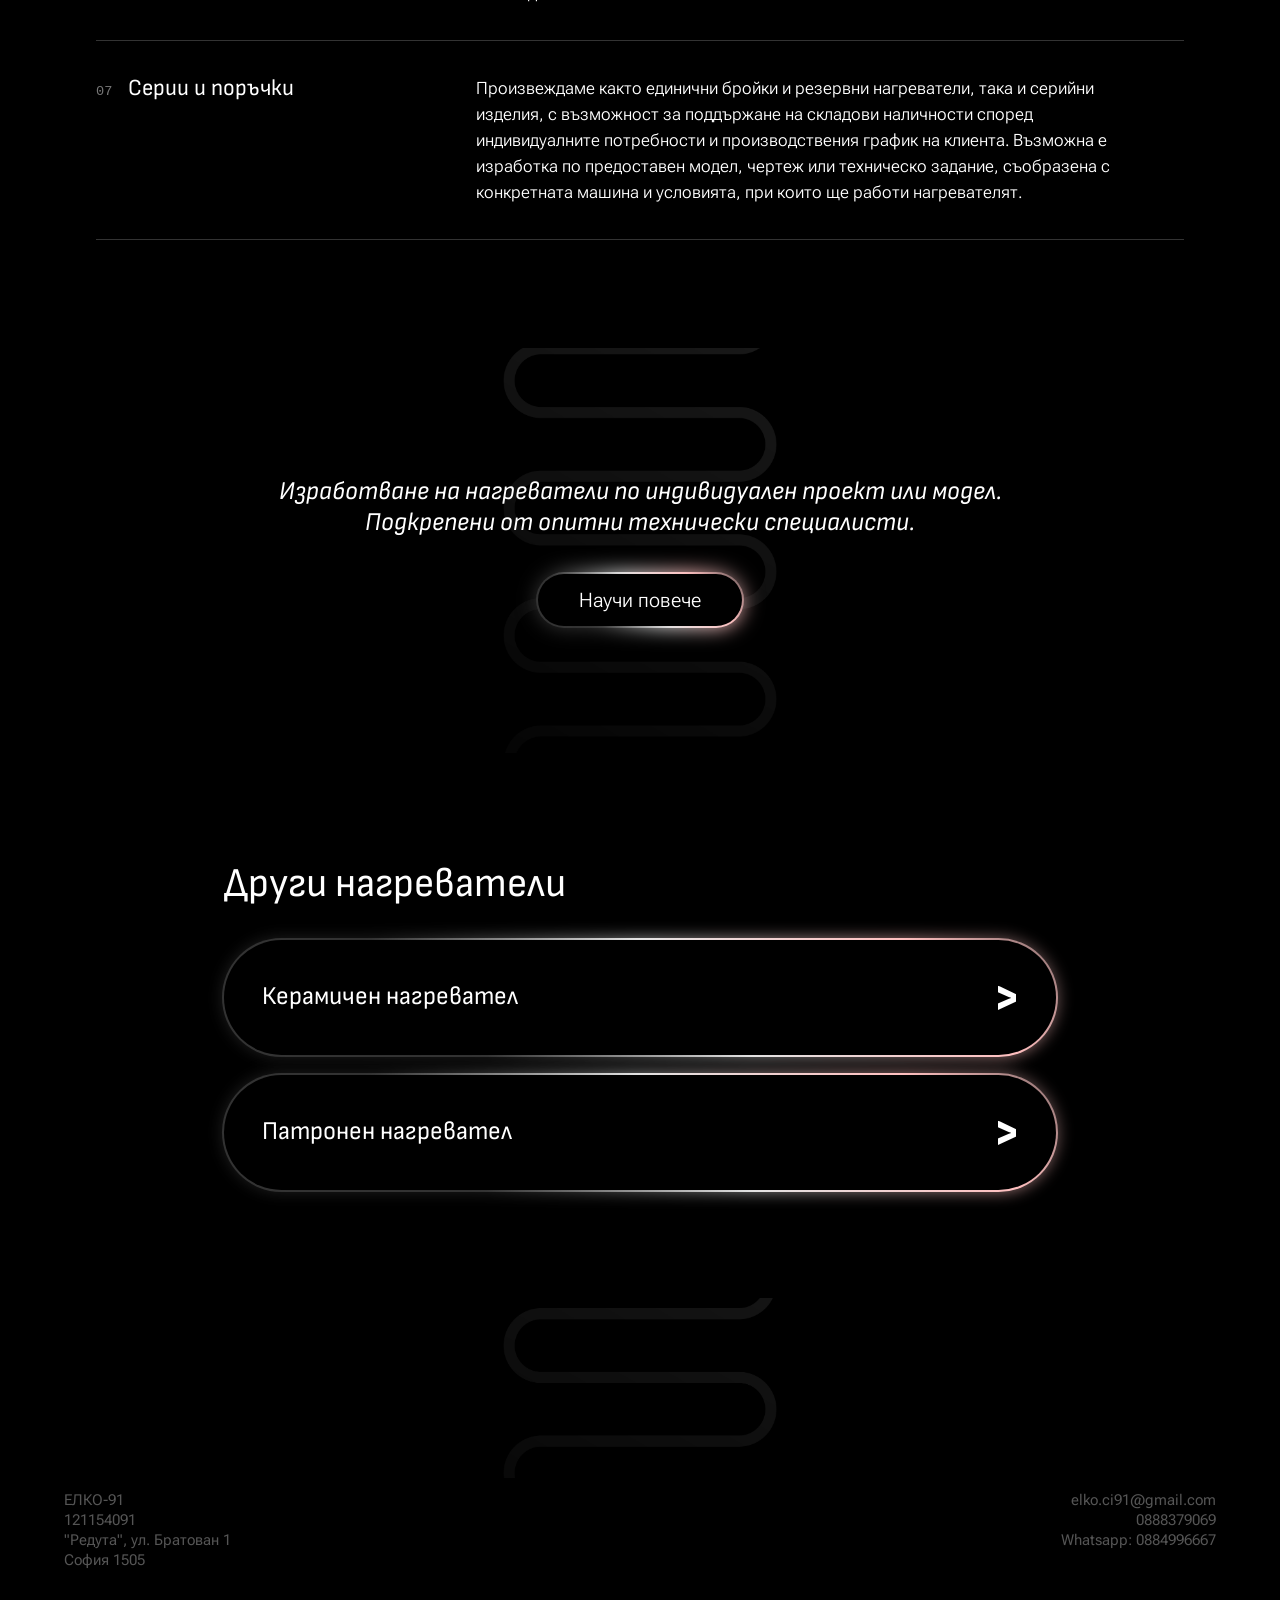
<file: tubular.html>
<!DOCTYPE html>
<html lang="bg">
<head>
<script id="cookieyes" type="text/javascript" src="https://cdn-cookieyes.com/client_data/377daa559caa4fd320245e0a4b5cced7/script.js"></script>
    <!-- Google tag (gtag.js) -->
    <script async type="text/plain" data-cookiecategory="analytics" src="https://www.googletagmanager.com/gtag/js?id=AW-18196294889"></script>
    <script type="text/plain" data-cookiecategory="analytics">
      window.dataLayer = window.dataLayer || [];
      function gtag(){dataLayer.push(arguments);}
      gtag('js', new Date());
    
      gtag('config', 'AW-18196294889');
    </script>
    <meta charset="UTF-8">
    <meta name="viewport" content="width=device-width, initial-scale=1.0">
    <title>Елко | Тръбен нагревател</title>
    <meta name="description" content="Тръбните електрически нагреватели са универсално решение за нагряване на вода, въздух, различни течности, повърхности и технологично оборудване. Разнообразието от форми, размери, мощности и начини на монтаж позволява използването им както в професионално кухненско и СПА оборудване, така и в машини, съоръжения и различни промишлени процеси.">
    <link rel="canonical" href="https://www.elko91.com/tubular">
    <link rel="icon" href="favicon.ico" sizes="48x48">
    <link rel="icon" type="image/png" sizes="96x96" href="favicon-96x96.png">
    <link rel="icon" type="image/png" sizes="192x192" href="favicon-192x192.png">
    <link rel="icon" type="image/svg+xml" href="logo.svg">
    <link rel="apple-touch-icon" sizes="180x180" href="apple-touch-icon.png">
    <link rel="manifest" href="site.webmanifest">
    <link rel="stylesheet" href="elko.css">
    <script src="elko.js" defer></script>
</head>
<body>
    <header class="site-header">
        <a href="index.html" class="logo">E</a>
        <a href="contact.html">контакт</a>
    </header>

    <main>
        <section class="wrap hp-top">
            <a href="index.html" class="back"><span class="arrow">V</span> Начало</a>
            <div class="vid-pill"><video src="media/trabni-nagrevateli-elko-91.mp4" aria-label="Тръбни нагреватели – Елко 91" title="Тръбни нагреватели – Елко 91" autoplay muted loop playsinline webkit-playsinline preload="auto"></video></div>
            <h1 class="h1">Тръбен нагревател</h1>
            <p class="lead">Тръбните електрически нагреватели са универсално решение за нагряване на вода, въздух, различни течности, повърхности и технологично оборудване. Разнообразието от форми, размери, мощности и начини на монтаж позволява използването им както в професионално кухненско и СПА оборудване, така и в машини, съоръжения и различни промишлени процеси.</p>
            <div class="btn-wrap"><a href="contact.html" class="btn">Запитване</a></div>
            <div class="divider"></div>
        </section>

        <section class="wrap sec feature">
            <h2 class="h2">Индустриални нагреватели и индивидуални решения</h2>
            <p class="lead">ЕЛКО 91 ЦИ ООД произвежда електрически нагреватели за различни индустриални приложения, машини, производствени линии и технологични съоръжения. Основен акцент в нашата работа е възможността за индивидуална изработка на нагревател според конкретните технически изисквания и условия на експлоатация.</p>
            <div class="more">
                <button type="button" class="more-btn" aria-expanded="false" aria-controls="more-panel"><span class="more-label">Прочети повече</span><span class="arrow">V</span></button>
                <div class="more-panel" id="more-panel" hidden>
                    <p class="body">При проектирането и изработката се вземат предвид предназначението на съоръжението, работната среда, необходимата температура, мощност и захранващо напрежение, размерите и конструктивните особености на машината, както и начинът на монтаж и присъединяване.</p>
                    <p class="body">Произвеждаме нагреватели за нагряване на въздух, вода, масла, лепила, бои, технологични течности и различни агресивни среди, както и за резервоари, вани, сушилни, производствени машини и други специализирани съоръжения.</p>
                    <p class="body">В зависимост от приложението могат да бъдат използвани различни материали, форми и конструктивни решения, съобразени с конкретната работна среда и необходимите експлоатационни характеристики.</p>
                    <p class="body">Изработваме нагреватели по предоставен модел, чертеж или техническо задание, което ни позволява да предложим индивидуално решение както за подмяна на съществуващ нагревател, така и за ново или специализирано производствено оборудване.</p>
                    <p class="body">Работим както по единични и нестандартни изделия, така и по серийни поръчки, с възможност за поддържане на складови наличности според нуждите и производствения график на клиента.</p>
                    <div class="btn-wrap"><a href="contact.html" class="btn">Запитване</a></div>
                </div>
            </div>
        </section>

        <section class="wrap sec">
            <div class="sec-head"><h2 class="h2">Приложения</h2></div>
            <div class="app-grid">
                <button type="button" class="tile" data-id="household" aria-expanded="false">
                    <div class="tile-img"><img src="media/nagrevateli-za-bitovi-elektrouredi.png" alt="Нагреватели за фурна, бойлер, пералня и сушилня – Елко 91" width="1600" height="800" loading="lazy"></div>
                    <div class="tile-bar"><span class="tile-title">Нагреватели за битови електроуреди</span><span class="arrow">V</span></div>
                </button>
                <button type="button" class="tile" data-id="pizza" aria-expanded="false">
                    <div class="tile-img"><img src="media/nagrevatel-za-pica-pech.png" alt="Тръбен Ш-образен нагревател за пица пещ и пицарка – Елко 91" width="1600" height="800" loading="lazy"></div>
                    <div class="tile-bar"><span class="tile-title">Нагреватели за пицарки и пица пещи</span><span class="arrow">V</span></div>
                </button>
                <button type="button" class="tile" data-id="plug" aria-expanded="false">
                    <div class="tile-img"><!-- replace with <img src="media/nagrevatel-na-tapa.jpg" alt="Тръбен нагревател на резбова тапа за бойлер и резервоар – Елко 91" width="1600" height="800" loading="lazy"> (2:1, e.g. 1600x800) --><div class="tile-ph">снимка</div></div>
                    <div class="tile-bar"><span class="tile-title">Нагревател на тапа</span><span class="arrow">V</span></div>
                </button>
                <button type="button" class="tile" data-id="fryer" aria-expanded="false">
                    <div class="tile-img"><img src="media/nagrevatel-za-friturnik.png" alt="Тръбен нагревател за професионален фритюрник – Елко 91" width="1600" height="800" loading="lazy"></div>
                    <div class="tile-bar"><span class="tile-title">Нагреватели за фритюрници</span><span class="arrow">V</span></div>
                </button>
                <button type="button" class="tile" data-id="finned" aria-expanded="false">
                    <div class="tile-img"><!-- replace with <img src="media/nagrevatel-sas-serpentina.jpg" alt="Оребрен тръбен нагревател със серпентина за въздух – Елко 91" width="1600" height="800" loading="lazy"> (2:1, e.g. 1600x800) --><div class="tile-ph">снимка</div></div>
                    <div class="tile-bar"><span class="tile-title">Нагревател със серпентина</span><span class="arrow">V</span></div>
                </button>
                <button type="button" class="tile" data-id="fridge" aria-expanded="false">
                    <div class="tile-img"><img src="media/nagrevatel-za-hladilna-tehnika.png" alt="Тръбен нагревател за хладилна техника и размразяване – Елко 91" width="1600" height="800" loading="lazy"></div>
                    <div class="tile-bar"><span class="tile-title">Нагреватели за хладилна техника</span><span class="arrow">V</span></div>
                </button>
                <div class="app-panel" hidden></div>
            </div>
            <template id="tpl-household">
                <h3>Нагреватели за битови електроуреди</h3>
                <div class="app-cols">
                        <p class="body">Производство на всички познати видове нагреватели за домакински електроуреди.</p>
                        <p class="body">Най- популярни са: нагревател за фурна, нагревател за бойлер, нагревател за пералня, нагревател за сушилня, нагревател за скара.</p>
                </div>
                <div class="btn-wrap"><a href="contact.html" class="btn">Запитване</a></div>
            </template>
            <template id="tpl-pizza">
                <h3>Нагреватели за пицарки и пица пещи</h3>
                <div class="app-cols">
                        <p class="body">Произвеждаме тръбни нагреватели за професионални пицарки и пещи за пица в различни форми, размери и мощности, съобразени с конструкцията и техническите характеристики на конкретното оборудване.</p>
                        <p class="body">За този тип приложения най-често се използват тръби от неръждаема стомана SS304, подходящи за работа при високи температури и за оборудване в хранително-вкусовия сектор. Неръждаемата стомана осигурява добра устойчивост при продължителна и интензивна експлоатация.</p>
                        <p class="body">Една от най-разпространените конструкции е Ш-образният нагревател с удължени извеждащи краища, като според конкретния модел могат да бъдат използвани:</p>
                        <ul class="list body">
                            <li>тръби с диаметър Ø8 mm или Ø10 mm;</li>
                            <li>присъединяване посредством резба M14×1,5 и гайка;</li>
                            <li>придържащи и монтажни планки за правилно позициониране на нагревателя в пещта;</li>
                            <li>различни размери, мощности и захранващи напрежения според конкретното оборудване.</li>
                        </ul>
                        <p class="body">Освен стандартните конструкции, нагревателите могат да бъдат изработени по предоставен модел, чертеж, размери или техническо задание, включително с различна форма, разположение на изводите и начин на закрепване.</p>
                </div>
                <div class="btn-wrap"><a href="contact.html" class="btn">Запитване</a></div>
            </template>
            <template id="tpl-plug">
                <h3>Нагревател на тапа</h3>
                <div class="app-cols">
                        <p class="body">Произвеждаме тръбни нагреватели на резбова тапа, предназначени основно за директно нагряване на вода и други течности в бойлери, водосъдържатели, резервоари и различни технологични съдове.</p>
                        <p class="body">Конструкцията представлява един или няколко тръбни нагревателни елемента, монтирани към резбова тапа. В зависимост от приложението нагревателите могат да бъдат изработени с различна дължина, форма, мощност и захранващо напрежение.</p>
                        <p class="body">Възможни са различни изпълнения според конкретното приложение:</p>
                        <ul class="list body">
                            <li>различни размери и видове резбови тапи;</li>
                            <li>един или няколко тръбни нагревателни елемента;</li>
                            <li>различни мощности и захранващи напрежения;</li>
                            <li>различна дължина и конфигурация на нагревателните елементи;</li>
                            <li>изработка от неръждаеми, медни или други подходящи тръби според работната среда;</li>
                            <li>възможност за добавяне на термостат, температурен датчик или допълнителни присъединителни елементи според конструкцията.</li>
                        </ul>
                        <p class="body">Нагревателите на тапа могат да бъдат произведени по предоставен модел, чертеж, размери или техническо задание, както за подмяна на съществуващ нагревател, така и за вграждане в ново оборудване.</p>
                </div>
                <div class="btn-wrap"><a href="contact.html" class="btn">Запитване</a></div>
            </template>
            <template id="tpl-fryer">
                <h3>Нагреватели за фритюрници</h3>
                <div class="app-cols">
                        <p class="body">Произвеждаме тръбни електрически нагреватели за професионални фритюрници, предназначени за директно нагряване на олиото и поддържане на необходимата работна температура при интензивна експлоатация в професионални кухни.</p>
                        <p class="body">Нагревателите се изработват според конструкцията на конкретния фритюрник, като формата и разположението на нагревателните елементи се съобразяват с размерите на ваната, необходимата мощност и начина на монтаж.</p>
                        <p class="body">В зависимост от конкретното оборудване предлагаме:</p>
                        <ul class="list body">
                            <li>различни форми и размери на нагревателния елемент;</li>
                            <li>индивидуално определена мощност и захранващо напрежение;</li>
                            <li>различни начини за закрепване и присъединяване;</li>
                            <li>различно разположение и дължина на извеждащите краища;</li>
                            <li>изпълнение от неръждаема стомана, подходящо за приложението;</li>
                            <li>изработка на единични резервни нагреватели или серии за производители и сервизни компании.</li>
                        </ul>
                        <p class="body">Особено значение при нагревателите за фритюрници има правилното определяне на мощността, размерите и нагряваната повърхност, тъй като нагревателят работи директно в олиото и трябва да бъде съобразен с конкретната конструкция и работен режим на оборудването.</p>
                        <p class="body">Възможна е изработка по оригинален нагревател, точни размери, чертеж или техническо задание, което позволява производство на заместител и за оборудване, за което стандартен резервен нагревател не се предлага.</p>
                </div>
                <div class="btn-wrap"><a href="contact.html" class="btn">Запитване</a></div>
            </template>
            <template id="tpl-finned">
                <h3>Нагревател със серпентина</h3>
                <div class="app-cols">
                        <p class="body">Оребрените тръбни нагреватели са специално изпълнение на стандартните тръбни електрически нагреватели, предназначено основно за нагряване на въздух и работа в суха среда. Те намират приложение във въздуховоди, сушилни, отоплителни съоръжения, промишлени машини и различни системи, при които е необходимо ефективно предаване на топлината към преминаващия въздух.</p>
                        <p class="body">Характерна особеност на този тип нагреватели е поставянето на метално оребрение върху външната повърхност на нагревателната тръба. То увеличава топлоотдаващата повърхност и подпомага по-ефективния топлообмен между нагревателя и въздушния поток.</p>
                        <p class="body">Оребрението може да бъде изпълнено като спирално навита метална лента (серпентина) по дължината на нагревателя. В зависимост от конкретното приложение могат да бъдат използвани различни материали и размери на оребрението, съобразени с работната температура, въздушния поток и условията на експлоатация.</p>
                        <p class="body">Оребрените нагреватели могат да бъдат произведени в различни форми, размери, мощности и захранващи напрежения, както като единични нагревателни елементи, така и като част от по-големи нагревателни секции и съоръжения.</p>
                        <p class="body">Изработката може да бъде съобразена с конкретната машина или инсталация по предоставени размери, чертеж, модел или техническо задание на клиента.</p>
                </div>
                <div class="btn-wrap"><a href="contact.html" class="btn">Запитване</a></div>
            </template>
            <template id="tpl-fridge">
                <h3>Нагреватели за хладилна техника</h3>
                <div class="app-cols">
                        <p class="body">ЕЛКО 91 ЦИ ООД произвежда тръбни електрически нагреватели за приложение в хладилна техника, хладилни камери и професионално хладилно оборудване.</p>
                        <p class="body">Нагревателите се използват в различни части на хладилните системи, където е необходимо контролирано нагряване, предотвратяване натрупването на лед или подпомагане процеса на размразяване.</p>
                        <p class="body">В зависимост от конструкцията на оборудването нагревателите могат да бъдат произведени в различни форми, размери, мощности и захранващи напрежения. Формата, дължината, разположението на изводите и начинът на закрепване се съобразяват с конкретното място за монтаж и техническите характеристики на съоръжението.</p>
                        <p class="body">Изработваме както единични резервни нагреватели за ремонт и подмяна, така и серии за производители и фирми, занимаващи се със сервиз и поддръжка на хладилно оборудване.</p>
                        <p class="body">Възможна е индивидуална изработка по предоставен модел, чертеж, точни размери или техническо задание, което позволява нагревателят да бъде адаптиран към конкретната хладилна система или машина.</p>
                </div>
                <div class="btn-wrap"><a href="contact.html" class="btn">Запитване</a></div>
            </template>
        </section>

        <section class="wrap sec specs">
            <div class="sec-head"><h2 class="h2">Производство</h2></div>
            <div class="spec-list">
                <div class="spec">
                    <div class="spec-label"><span class="spec-num">01</span><span class="spec-name">Изработка</span></div>
                    <div class="spec-text"><p class="body">ЕЛКО 91 произвежда тръбни нагреватели според конкретното приложение, условията на работа и техническите изисквания на клиента. Всеки нагревател може да бъде изработен с необходимите размери, форма, мощност, захранващо напрежение и начин на присъединяване.</p></div>
                </div>
                <div class="spec">
                    <div class="spec-label"><span class="spec-num">02</span><span class="spec-name">Тръби</span></div>
                    <div class="spec-text"><p class="body">За производството могат да бъдат използвани неръждаеми, медни и титаниеви тръби с различни външни диаметри, подбрани според предназначението и работната среда на нагревателя.</p></div>
                </div>
                <div class="spec">
                    <div class="spec-label"><span class="spec-num">03</span><span class="spec-name">Проводник</span></div>
                    <div class="spec-text"><p class="body">Като съпротивителен нагревателен проводник се използват материали Kanthal, включително типове A, A1, AF, D и други, като параметрите на нагревателя се определят според необходимата мощност, напрежение и условията на експлоатация.</p></div>
                </div>
                <div class="spec">
                    <div class="spec-label"><span class="spec-num">04</span><span class="spec-name">Фланци и крепежи</span></div>
                    <div class="spec-text"><p class="body">Предлагаме широка гама от присъединителни и монтажни елементи – стандартни и нестандартни фланци, резбови тапи, крепежни и присъединителни елементи. При необходимост те могат да бъдат произведени по задание на клиента чрез лазерно или водно рязане и стругова обработка от неръждаема стомана, месинг, мед и други подходящи материали.</p></div>
                </div>
                <div class="spec">
                    <div class="spec-label"><span class="spec-num">05</span><span class="spec-name">Оребряване</span></div>
                    <div class="spec-text"><p class="body">За нагреватели, предназначени за работа във въздушна среда, е възможно поставянето на черна или неръждаема оребряваща серпентина, която увеличава топлоотдаващата повърхност и подпомага ефективния топлообмен с преминаващия въздух.</p></div>
                </div>
                <div class="spec">
                    <div class="spec-label"><span class="spec-num">06</span><span class="spec-name">Защита</span></div>
                    <div class="spec-text"><p class="body">При приложения в специфични и агресивни среди могат да бъдат изпълнени допълнителни защитни решения, включително тефлоново покритие и тефлонов защитен шлаух, според конкретната работна среда и изискванията към изделието.</p></div>
                </div>
                <div class="spec">
                    <div class="spec-label"><span class="spec-num">07</span><span class="spec-name">Серии и поръчки</span></div>
                    <div class="spec-text"><p class="body">Произвеждаме както единични бройки и резервни нагреватели, така и серийни изделия, с възможност за поддържане на складови наличности според индивидуалните потребности и производствения график на клиента. Възможна е изработка по предоставен модел, чертеж или техническо задание, съобразена с конкретната машина и условията, при които ще работи нагревателят.</p></div>
                </div>
            </div>
        </section>

        <div class="banner bg">
            <h3 class="statement">Изработване на нагреватели по индивидуален проект или модел. Подкрепени от опитни технически специалисти.</h3>
            <div class="btn-wrap"><a href="contact.html" class="btn">Научи повече</a></div>
        </div>

        <section class="pills others">
            <div class="others-head"><h2 class="h2">Други нагреватели</h2></div>
            <a href="ceramic.html" class="pill">
                <div class="pill-inner">
                    <video class="pill-vid" src="media/keramichni-nagrevateli-elko-91.mp4" aria-label="Керамични нагреватели – Елко 91" title="Керамични нагреватели – Елко 91" autoplay muted loop playsinline webkit-playsinline preload="auto"></video>
                    <span class="pill-name">Керамичен нагревател</span>
                    <span class="arrow">V</span>
                </div>
            </a>
            <a href="cartridge.html" class="pill">
                <div class="pill-inner">
                    <video class="pill-vid" src="media/patronni-nagrevateli-elko-91.mp4" aria-label="Патронни нагреватели – Елко 91" title="Патронни нагреватели – Елко 91" autoplay muted loop playsinline webkit-playsinline preload="auto"></video>
                    <span class="pill-name">Патронен нагревател</span>
                    <span class="arrow">V</span>
                </div>
            </a>
        </section>

        <div class="tail bg"></div>
    </main>

    <footer class="site-footer">
        <div>
            <span>ЕЛКО-91</span>
            <span>121154091</span>
            <span>"Редута", ул. Братован 1</span>
            <span>София 1505</span>
        </div>
        <div class="right">
            <a href="mailto:elko.ci91@gmail.com">elko.ci91@gmail.com</a>
            <a href="tel:00359888379069">0888379069</a>
            <a href="https://wa.me/359884996667">Whatsapp: 0884996667</a>
        </div>
    </footer>
</body>
</html>
</file>
<file: elko.css>
@import url('https://fonts.googleapis.com/css2?family=Roboto+Flex:opsz,wght@8..144,100..1000&family=Goldman:wght@400;700&family=Sofia+Sans+Semi+Condensed:ital,wght@0,1..1000;1,1..1000&display=swap');
@font-face { font-family: logoFont; src: url(Elko-type.otf) format('opentype'); }
* { margin: 0; scroll-behavior: smooth; }
body { background: black; color: white; -webkit-tap-highlight-color: transparent; }
a { color: white; } a:hover { color: white; }
@keyframes animate { 0% { background-position: 0 0; } 50% { background-position: -300% 0; } 100% { background-position: 0 0; } }
@keyframes animateReverse { 0% { background-position: 0 0; } 50% { background-position: 300% 0; } 100% { background-position: 0 0; } }

/* header */
.site-header { width: 85%; display: flex; justify-content: space-between; align-items: center; margin-left: 7.5%; margin-top: clamp(12px,1vw,24px); position: fixed; top: 0; background: rgba(255,255,255,0.2); border-radius: 50px; box-shadow: 0 4px 30px rgba(0,0,0,0.1); backdrop-filter: blur(5px); -webkit-backdrop-filter: blur(5px); border: 1px solid rgba(255,255,255,0.3); z-index: 100; }
.site-header a { font-family: 'Roboto Flex', sans-serif; font-weight: 300; font-size: clamp(1.2rem,1.5vw,1.5rem); padding: clamp(4px,0.6vw,12px) clamp(18px,2vw,40px); text-decoration: none; transition: .5s ease-in-out; }
.site-header a.logo { font-family: logoFont; font-size: clamp(2rem,2.5vw,2.5rem); display: flex; }
.site-header a:hover { text-shadow: 0 0 10px white; }

/* type */
.h1 { font-family: 'Sofia Sans Semi Condensed', sans-serif; font-weight: 200; line-height: 1; text-shadow: 1px 0 #323232; text-wrap: balance; font-size: clamp(3rem,7vw,5rem); }
.h2 { font-family: 'Sofia Sans Semi Condensed', sans-serif; font-weight: 400; line-height: 1.1; font-size: clamp(2rem,3.2vw,3rem); }
.lead { font-family: 'Roboto Flex', sans-serif; font-weight: 300; font-size: clamp(1.15rem,1.5vw,1.5rem); line-height: 1.45; max-width: 62ch; text-wrap: pretty; }
.body { font-family: 'Roboto Flex', sans-serif; font-weight: 300; font-size: clamp(1.05rem,1.2vw,1.25rem); line-height: 1.55; text-wrap: pretty; }
.statement { font-family: 'Sofia Sans Semi Condensed', sans-serif; font-weight: 400; font-style: italic; font-size: clamp(1.33rem,2vw,2rem); width: max(60%, min(85%, 560px)); text-align: center; text-wrap: pretty; }
.arrow { font-family: 'Goldman', sans-serif; font-weight: 700; user-select: none; display: inline-block; flex-shrink: 0; transition: transform .3s; }

/* CTA button: black fill, gradient only on border/glow. Parent needs isolation:isolate */
.btn-wrap { isolation: isolate; }
.btn { display: inline-flex; justify-content: center; align-items: center; position: relative; width: fit-content; padding: clamp(12px,1.1vw,22px) clamp(32px,3.2vw,64px); border-radius: 50px; background: black; font-family: 'Roboto Flex', sans-serif; font-weight: 300; font-size: clamp(1.25rem,1.5vw,1.5rem); text-decoration: none; transition: .8s ease-in-out; }
.btn:hover { padding-left: clamp(44px,4.6vw,92px); padding-right: clamp(44px,4.6vw,92px); }
.btn::before, .btn::after, .pill::before, .pill::after { content: ''; position: absolute; top: -2px; left: -2px; width: calc(100% + 4px); height: calc(100% + 4px); z-index: -1; border-radius: 50px; background: linear-gradient(45deg,#333333,#333333,#e3e3e3,#ffbfbf,#333333,#e3e3e3,#333333,#333333,#e3e3e3,#ffbfbf,#333333,#e3e3e3,#333333,#333333); background-size: 400%; animation: animate 100s linear infinite; }
.btn::after { filter: blur(10px); }

/* heater pills (1f) */
.pills { display: flex; flex-direction: column; justify-content: center; align-items: center; gap: clamp(14px,2.2vh,24px); padding: clamp(8px,2vh,24px) 0; isolation: isolate; }
.pill { position: relative; display: block; width: max(65%, min(90%, 560px)); height: clamp(76px,9vw,120px); border-radius: 9999px; background: black; text-decoration: none; }
.pill::before, .pill::after { border-radius: 9999px; }
.pill::after { filter: blur(8px); opacity: .6; }
.pill--rev::before, .pill--rev::after { animation-name: animateReverse; }
.pill-inner { position: relative; width: 100%; height: 100%; border-radius: 9999px; overflow: hidden; display: flex; align-items: center; justify-content: space-between; gap: 16px; padding: 0 clamp(24px,3vw,48px); box-sizing: border-box; transition: padding .6s ease-in-out; }
.pill-vid { position: absolute; inset: 0; width: 100%; height: 100%; object-fit: cover; object-position: 70% center; opacity: 0; transition: opacity .5s; }
.pill-name { position: relative; font-family: 'Sofia Sans Semi Condensed', sans-serif; font-size: clamp(1.35rem,2vw,2.2rem); font-weight: 400; line-height: 1.05; text-shadow: 0 0 12px black; }
.pill .arrow { position: relative; font-size: clamp(1.7rem,2.4vw,2.6rem); transform: rotate(-90deg); }
.pill.is-active .pill-vid { opacity: .7; }
.pill.is-active .pill-inner { padding-left: clamp(36px,4.4vw,68px); }
@media (hover: hover) {
  .pill:hover .pill-vid { opacity: .7; }
  .pill:hover .pill-inner { padding-left: clamp(36px,4.4vw,68px); }
}

/* index */
.hero { position: relative; }
.hero video { width: 100%; height: 100vh; object-fit: cover; display: block; }
.hero .vid-mobile { display: none; }
.hero-content { display: flex; flex-direction: column; justify-content: center; align-items: flex-start; position: absolute; width: max(40%, min(85%, 520px)); top: 25%; margin-left: 7.5%; z-index: 2; gap: clamp(8px,1.4vh,16px); isolation: isolate; }
.hero-content h1 { font-family: 'Sofia Sans Semi Condensed', sans-serif; font-size: clamp(3rem,5vw,5rem); font-weight: 200; line-height: 1.05; text-shadow: 1px 0 #323232; }
.hero-content h4 { font-family: 'Sofia Sans Semi Condensed', sans-serif; font-size: clamp(1.4rem,1.9vw,1.9rem); font-weight: 400; font-style: italic; line-height: 1.2; text-shadow: 1px 0 #323232; }
.hero-content p { font-family: 'Roboto Flex', sans-serif; font-weight: 300; font-size: clamp(1.3rem,1.5vw,1.5rem); line-height: 1.35; width: max(70%, min(100%, 340px)); text-shadow: 1px 0 #323232; }
.hero-content .btn-wrap { margin-top: clamp(12px,3vh,40px); }
.bg { background-image: url(media/elko-91-fon.png); background-position: center; background-size: cover; background-repeat: no-repeat; }
.statement-band { min-height: clamp(320px,55vh,640px); padding: 48px 0; box-sizing: border-box; display: flex; justify-content: center; align-items: center; }
.tail { height: 20vh; margin-top: clamp(64px,10vh,120px); }
.tail--index { margin-top: 1.5vh; }

/* heater pages */
.wrap { width: 85%; margin-left: 7.5%; }
.hp-top { padding-top: clamp(120px,18vh,210px); display: flex; flex-direction: column; align-items: flex-start; gap: clamp(14px,2vh,24px); }
.back { font-family: 'Roboto Flex', sans-serif; font-weight: 300; font-size: clamp(1rem,1.1vw,1.2rem); color: #888; text-decoration: none; display: flex; align-items: center; gap: 10px; transition: .5s; }
.back:hover { color: white; text-shadow: 0 0 10px white; }
.back .arrow { transform: rotate(90deg); }
.vid-pill { width: 100%; aspect-ratio: 4.7 / 1; margin: clamp(4px,1vh,12px) 0 clamp(12px,3vh,32px); border-radius: 9999px; overflow: hidden; border: 2px solid #333333; }
.vid-pill video { width: 100%; height: 100%; object-fit: cover; object-position: 70% center; display: block; }
.hp-top .btn-wrap { margin-top: clamp(6px,1.5vh,16px); }
.divider { width: 100%; height: 1px; background: #333333; margin-top: clamp(40px,7vh,80px); }
.sec { margin-top: clamp(64px,12vh,140px); display: flex; flex-direction: column; gap: 1.5vh; }
.sec-head { padding-bottom: clamp(8px,1.5vh,16px); }

.feature { gap: clamp(20px,3vh,36px); }
.more { display: flex; flex-direction: column; align-items: flex-start; }
.more-btn { display: inline-flex; align-items: center; gap: 18px; padding: clamp(10px,1vw,16px) clamp(22px,2vw,32px); border-radius: 50px; border: 2px solid #333333; background: none; color: white; cursor: pointer; font-family: 'Roboto Flex', sans-serif; font-weight: 300; font-size: clamp(1.05rem,1.2vw,1.25rem); transition: .3s; user-select: none; }
.more-btn:hover { background: #444; }
.more-btn .arrow { font-size: clamp(1.1rem,1.3vw,1.4rem); }
.more-btn.open { border-color: #e3e3e3; }
.more-btn.open .arrow { transform: rotate(180deg); }
.more-panel { width: max(80%, min(96%, 640px)); margin-left: clamp(12px,2%,40px); border-left: 2px solid white; padding: clamp(20px,3vh,36px) clamp(16px,3%,56px) clamp(8px,2vh,24px); box-sizing: border-box; display: grid; grid-template-columns: repeat(auto-fit, minmax(min(100%, 380px), 1fr)); gap: clamp(16px,2.5vh,28px) clamp(24px,4vw,56px); }
.more-panel[hidden] { display: none; }
.more-panel .btn-wrap { grid-column: 1 / -1; margin-top: clamp(4px,1vh,12px); }
.app-panel .btn-wrap { margin-top: clamp(4px,1vh,12px); }

.app-grid { display: grid; grid-template-columns: repeat(3, minmax(0, 1fr)); gap: 1.5vh; }
@media (max-width: 1099px) { .app-grid { grid-template-columns: repeat(2, minmax(0, 1fr)); } }
@media (max-width: 699px) { .app-grid { grid-template-columns: minmax(0, 1fr); } }
.tile { display: flex; flex-direction: column; border-radius: clamp(32px,3vw,50px); border: 2px solid #333333; overflow: hidden; cursor: pointer; background: none; color: white; padding: 0; text-align: left; font: inherit; transition: border-color .3s; }
.tile:hover, .tile.open { border-color: #e3e3e3; }
.tile-img { width: 100%; aspect-ratio: 2 / 1; overflow: hidden; }
.tile-img img { width: 100%; height: 100%; object-fit: cover; display: block; background: #fff; }
.tile-ph { width: 100%; height: 100%; display: flex; align-items: center; justify-content: center; background: repeating-linear-gradient(135deg, #111 0 12px, #181818 12px 24px); font-family: ui-monospace, Menlo, monospace; font-size: 0.9rem; color: #777; }
.tile-bar { display: flex; align-items: center; justify-content: space-between; gap: 16px; padding: clamp(12px,1.6vh,20px) clamp(18px,7%,32px); border-top: 2px solid #333333; flex: 1; width: 100%; box-sizing: border-box; }
.tile-title { font-family: 'Sofia Sans Semi Condensed', sans-serif; font-size: clamp(1.15rem,1.3vw,1.5rem); font-weight: 400; line-height: 1.1; text-wrap: balance; }
.tile .arrow { font-size: clamp(1.3rem,1.5vw,1.7rem); }
.tile.open .arrow { transform: rotate(180deg); }
.app-panel { grid-column: 1 / -1; width: calc(100% - clamp(12px,2%,40px)); margin: clamp(8px,1.5vh,16px) 0 clamp(16px,3vh,32px) clamp(12px,2%,40px); border-left: 2px solid white; padding: clamp(8px,1vh,12px) clamp(16px,3%,56px) clamp(16px,3vh,32px); box-sizing: border-box; display: flex; flex-direction: column; gap: clamp(12px,2vh,20px); }
.app-panel[hidden] { display: none; }
.app-panel h3 { font-family: 'Sofia Sans Semi Condensed', sans-serif; font-weight: 400; font-size: clamp(1.6rem,2.2vw,2.4rem); line-height: 1.1; }
.app-cols { column-width: 420px; column-gap: clamp(28px,4vw,64px); }
.app-cols > * { margin: 0 0 clamp(12px,2vh,20px); break-inside: avoid; }
.list { display: flex; flex-direction: column; gap: 1vh; padding: 0; list-style: none; }
.list li { display: flex; gap: 14px; align-items: baseline; }
.list li::before { content: ''; flex-shrink: 0; width: 18px; height: 8px; border: 1.5px solid #888; border-radius: 10px; transform: translateY(-2px); }
.contact-links { display: flex; flex-wrap: wrap; gap: 10px; margin-top: clamp(12px,2vh,20px); }
.contact-links a { border: 2px solid #333333; border-radius: 50px; padding: 10px 22px; text-decoration: none; font-family: 'Roboto Flex', sans-serif; font-weight: 300; font-size: clamp(1rem,1.1vw,1.1rem); transition: .3s; }
.contact-links a:hover { background: #444; }

.specs { gap: 0; }
.specs .sec-head { padding-bottom: clamp(20px,4vh,40px); }
.spec-list { border-bottom: 1px solid #333333; }
.spec { display: flex; flex-wrap: wrap; gap: clamp(8px,1.5vh,16px) clamp(24px,5vw,96px); padding: clamp(22px,3.8vh,44px) 0; border-top: 1px solid #333333; transition: opacity .8s ease, transform .8s ease; }
.spec.reveal-pending { opacity: 0; transform: translateY(16px); }
.spec-label { flex: 1 1 220px; max-width: 420px; display: flex; align-items: baseline; gap: 16px; }
.spec-num { font-family: ui-monospace, Menlo, monospace; font-size: 0.85rem; color: #777; }
.spec-name { font-family: 'Sofia Sans Semi Condensed', sans-serif; font-size: clamp(1.4rem,1.8vw,1.9rem); font-weight: 400; line-height: 1.15; }
.spec-text { flex: 3 1 420px; min-width: 0; }
.spec-text p { max-width: 72ch; }

.banner { isolation: isolate; margin-top: clamp(64px,12vh,140px); min-height: clamp(300px,45vh,520px); padding: 48px 0; box-sizing: border-box; display: flex; flex-direction: column; justify-content: center; align-items: center; gap: clamp(24px,4vh,44px); }
.others { margin-top: clamp(64px,10vh,120px); }
.others-head { width: max(65%, min(90%, 560px)); padding-bottom: clamp(8px,1.5vh,16px); }

/* footer */
.site-footer { margin: clamp(12px,1%,24px) 0 clamp(40px,3%,56px) 5%; width: 90%; display: flex; gap: 16px; font-family: 'Roboto Flex', sans-serif; font-size: clamp(.85rem,1.2vw,1.2rem); color: #555555; }
.site-footer > div { width: 50%; display: flex; flex-direction: column; gap: 2px; }
.site-footer .right { text-align: right; }
.site-footer a { color: #555555; text-decoration: none; }

@media (max-width: 699px) {
  .hero .vid-desktop { display: none; }
  .hero .vid-mobile { display: block; }
  .tail--index { height: 45vh; background-size: auto 130%; }
}
</file>
<file: style.css>
@import url('https://fonts.googleapis.com/css2?family=Roboto+Flex:opsz,wght,XOPQ,XTRA,YOPQ,YTDE,YTFI,YTLC,YTUC@8..144,100..1000,96,468,79,-203,738,514,712&family=Science+Gothic:wght@100..900&display=swap');
@import url('https://fonts.googleapis.com/css2?family=Goldman:wght@400;700&display=swap" rel="stylesheet');
@import url('https://fonts.googleapis.com/css2?family=Sofia+Sans+Semi+Condensed:ital,wght@0,1..1000;1,1..1000&display=swap');


@font-face {
    font-family: logoFont;
    src: url(Elko-type.otf) format('opentype');
    font-weight: normal;
    font-style: normal;
}

* {
    margin: 0;

    scroll-behavior: smooth;

}

body {
    background-color: black;
}

header {
    width: 85%;
    display: flex;
    justify-content: space-between;
    margin-left: 7.5%;
    margin-top: 1%;
    position: fixed;
    background: rgba(255, 255, 255, 0.2);
    border-radius: 50px;
    box-shadow: 0 4px 30px rgba(0, 0, 0, 0.1);
    backdrop-filter: blur(5px);
    -webkit-backdrop-filter: blur(5px);
    border: 1px solid rgba(255, 255, 255, 0.3);
    color: white;
    z-index: 100;
}


header a {
    font-family: "Roboto Flex", sans-serif;
    font-weight: 300;
    font-size: 1.5rem;
    background-color: transparent;
    padding: 1% 2% 1% 2%;
    color: white;
    transition: .5s ease-in-out;
    text-decoration: none;
}

header a:hover {
    text-shadow: 0 0 10px white;
    transition: .5s ease-in-out;
    cursor: pointer;
}

.logo {
    font-family: logoFont;
    font-size: 2.5rem;
    display: flex;
    justify-content: center;
    align-content: center;
}



.vid-container {
    z-index: 1;

}

#vid-promo {

    width: 100%;
    height: 100vh;
    object-fit: cover;
}

.vid-container-mobile {
    display: none;
}

.main-content {
    display: flex;
    background-color: transparent;
    flex-direction: column;
    justify-content: center;
    position: absolute;
    width: 40%;
    top: 25%;
    margin-left: 7.5%;
    z-index: 2;


}

.body-text {
    color: white;
    background-color: transparent;
    font-family: "Roboto Flex", sans-serif;
    font-weight: 300;
    font-size: 1.5rem;
    width: 70%;
    text-shadow: 1px 0px #323232;
}



h1 {
    color: white;
    background-color: transparent;
    font-size: 5rem;
    font-family: "Sofia Sans Semi Condensed", sans-serif;
    font-optical-sizing: auto;
    font-weight: 200;
    font-style: normal;
    font-variation-settings:
        "slnt" 0,
        "wdth" 100,
        "CTRS" 0;
    text-shadow: 1px 0px #323232;
}


h2 {
    color: white;
    background-color: transparent;
    font-size: 3rem;
    font-family: "Sofia Sans Semi Condensed", sans-serif;
    font-optical-sizing: auto;
    font-weight: 400;
    font-style: normal;
    font-variation-settings:
        "slnt" 0,
        "wdth" 100,
        "CTRS" 0;
    padding-bottom: 1.5%;
}


h3 {
    color: white;
    background-color: transparent;
    font-size: 2rem;
    font-family: "Sofia Sans Semi Condensed", sans-serif;
    font-optical-sizing: auto;
    font-weight: 400;
    font-style: italic;
    font-variation-settings:
        "slnt" 0,
        "wdth" 100,
        "CTRS" 0;
    width: 60%;
    text-align: center;
}


h4 {
    color: white;
    background-color: transparent;
    font-size: 1.90rem;
    font-family: "Sofia Sans Semi Condensed", sans-serif;
    font-optical-sizing: auto;
    font-weight: 400;
    font-style: italic;
    font-variation-settings:
        "slnt" 0,
        "wdth" 100,
        "CTRS" 0;
    width: 100%;
    text-align: left;
    padding-bottom: 2%;
    text-shadow: 1px 0px #323232;
}



.button {
    display: flex;
    justify-content: center;
    align-items: center;
    position: relative;
    width: fit-content;
    margin-top: 5%;
    padding: 2.5% 5.5% 2.5% 5.5%;
    border-radius: 50px;
    background-color: black;
    color: white;
    text-align: center;
    font-family: "Roboto Flex", sans-serif;
    font-weight: 300;
    font-size: 1.5rem;
    transition: .8s ease-in-out;
    cursor: pointer;
    text-decoration: none;
    -webkit-appearance: none;
    appearance: none;
    -webkit-tap-highlight-color: transparent;
}

.button:hover {
    padding-left: 7.5%;
    padding-right: 7.5%;
    transition: .8s ease-in-out;
}

.button:before,
.button:after {
    content: "";
    position: absolute;
    top: -2px;
    left: -2px;
    background: var(--gradient-shadow);
    background-size: 400%;
    width: calc(100% + 4px);
    height: calc(100% + 4px);
    z-index: -1;
    animation: animate 100s linear infinite;
    transition: .8s ease-in-out;
    border-radius: 50px;
}

.button:after {
    filter: blur(10px);
    transition: .8s ease-in-out;
    border-radius: 50px;
}

@keyframes animate {
    0% {
        background-position: 0 0;
    }

    50% {
        background-position: -300% 0;
    }

    100% {
        background-position: 0 0;
    }
}


:root {
    --gradient-shadow: linear-gradient(45deg,
            #333333,
            #333333,
            #e3e3e3,
            #ffbfbf,
            #333333,
            #e3e3e3,
            #333333,
            #333333,
            #e3e3e3,
            #ffbfbf,
            #333333,
            #e3e3e3,
            #333333,
            #333333);
}


.secondary {

    height: max-content;
    display: flex;
    flex-direction: column;
    justify-content: center;
    align-items: center;
    margin: 0%;
    gap: 1.5vh;
}


.card {

    width: 65%;
}

.card-top {
    display: flex;
    height: 20vh;
    border-radius: 100px;
    overflow: hidden;
    background: transparent;
    border: 2px solid #333333;
}

/* LEFT (80%) */
.card-video {
    width: 100%;
    position: relative;
    overflow: hidden;
}

.card-video video {
    width: 100%;
    height: 100%;
    object-fit: cover;
}

/* RIGHT (20%) */
.card-toggle {
    width: 20%;
    background: transparent;
    display: flex;
    align-items: center;
    justify-content: center;
    cursor: pointer;
    transition: 0.3s;
}

.card-toggle:hover {
    background: #444;
}

.arrow {
    font-size: 3rem;
    transition: transform 0.3s;
    background-color: transparent;
    font-family: "Goldman", sans-serif;
    font-weight: 700;
    font-style: normal;
    text-decoration: none;
    user-select: none;
    color: white;
}

.card-content {
    max-height: 0;
    width: 80%;
    overflow: hidden;
    padding: 0 20px;
    background: black;
    transition: max-height 0.4s ease, padding 0.3s ease;
    border-radius: 0;
    border-left: 2px solid white;
    
}

.card-content a {
    color: white;
    text-align: center;
    font-family: "Roboto Flex", sans-serif;
    font-weight: 300;
    font-size: 1.5rem;
    background-color: transparent;
}

.card.active .card-content {
    max-height: fit-content;
    padding: 2% 1% 7% 1%;
}

.card.active .arrow {
    transform: rotate(180deg);
}



.info-container {
    height: 55vh;
    background-image: url(media/elko-91-fon.png);
    background-position: center;
    background-size: cover;
    background-repeat: no-repeat;
    display: flex;
    justify-content: center;
    align-items: center;
    background-color: transparent;
}


.outro-container {
    height: 20vh;
    background-image: url(media/elko-91-fon.png);
    background-position: center;
    background-size: cover;
    background-repeat: no-repeat;
    display: flex;
    justify-content: center;
    align-items: center;
    background-color: transparent;
}













footer {
    height: 10vh;
    margin: 1% 0% 1% 5%;
    width: 90%;
}


.footer-container {
    width: 100%;
    display: flex;

}


.footer-container a {
    color: #555555;
    font-size: 1.2rem;
    background-color: transparent;
    font-family: "Roboto Flex", sans-serif;
    text-decoration: none;
}


.footer-left {
    width: 50%;
    display: flex;
    flex-direction: column;
}

.footer-right {
    width: 50%;
    display: flex;
    flex-direction: column;
    text-align: right;
}


@media only screen and (max-width: 900px) {

    .main-content {
        width: 90%;
    }


    .body-text {
        width: 90%;
        margin-bottom: 3%;
        font-size: 1.3rem;
    }

    header {
        margin-top: 5%;
        width: 85%;
    }

    header a {
        font-size: 1.2rem;
        margin-right: 3%;
        line-height: 2.4rem;

    }

    .logo {
        font-size: 2.5rem;
        margin-left: 3%;
        margin-top: .5%;
    }

    .vid-container {
        display: none;
    }

    .vid-container-mobile {
        display: block;
    }

    h1 {
        font-size: 3rem;
        margin-bottom: 5%;
    }

    h2 {
        font-size: 2rem;
        padding-bottom: 3%;
    }

    .button {
        font-size: 1.25rem;
    }


    .footer-container a {
        font-size: .85rem;
        padding-top: 2%;
    }


    .card {
        width: 90%;
    }

    .card-top {
        height: 9vh;
    }


    .card-content {
        width: 99%;
        display: flex;
        flex-direction: column;
    }



    .card-content a {
        font-size: 1.2rem;
        width: 90%;
        text-align: left;
        margin-left: 2%;
    }

    .arrow {
        font-size: 2rem;
    }


    h3 {
        color: white;
        width: 85%;
        font-size: 1.33rem;
    }

    .info-container {
        height: 45vh;
    }

    .outro-container {
        height: 20vh;
        background-size: 350%;
        background-repeat: no-repeat;
        background-position: 50% 53%;
    }

}
</file>
<file: style-contact.css>
.div3 {
    padding-top: 15vh;
    background-color: transparent;
    display: flex;
    flex-direction: column;
    justify-content: center;
    align-items: center;
}

.contact-form {
    width: 22vw;
    height: fit-content;
    display: flex;
    justify-content: center;
    align-content: center;
    flex-direction: column;
    color: white;
    font-family: "Roboto Flex", sans-serif;
    font-weight: 300;
    font-size: 1.5rem;
    padding: 1% 2% 1% 2%;
    border-radius: 50px;
    box-shadow: 0 4px 30px rgba(0, 0, 0, 0.1);
    backdrop-filter: blur(5px);
    -webkit-backdrop-filter: blur(5px);
    border: 2px solid rgba(255, 255, 255, 0.3);
    margin-bottom: 2%;
    background-color: transparent;
}

.button {
    border: 1px solid #333333;
}

input,
textarea {
    background-color: white;
    color: black;
    font-family: "Roboto Flex", sans-serif;
    font-weight: 300;
    font-size: 1.5rem;
    padding: 1% 2% 1% 2%;
    border-radius: 50px;
    text-decoration: none;
    margin-bottom: 5%;
    border: 0px transparent;
}

input {
    background-color: white;
    width: auto;
}

input::after {
    background-color: white;
}


.contact-list {
    display: flex;
    justify-content: center;
    align-items: center;
    flex-direction: column;
    width: 100%;
    margin-bottom: 10%;
}



.contact-list a {
    width: 27vw;
    color: white;
    background-color: transparent;
    font-size: 3rem;
    font-family: "Sofia Sans Semi Condensed", sans-serif;
    font-optical-sizing: auto;
    font-weight: 400;
    font-style: normal;
    font-variation-settings:
        "slnt" 0,
        "wdth" 100,
        "CTRS" 0;
    margin-top: 2%;
    text-align: center;
}



.predstavitel-container {
    display: flex;
    justify-content: center;
    flex-direction: column;
    
    align-items: center;
    width: 100%;
}

.predstavitel {
    background-color: transparent;
    border-bottom: 2px solid #333333;
    display: flex;
    justify-content: center;
    flex-direction: column;
    width: 27vw;
    margin-bottom: 1%;
    padding-bottom: 1%;
    transition: .5s ease-in-out;
}

.predstavitel:hover {
    background-color: #202020;
    transition: .5s ease-in-out;
}

.predstavitel a {
    
    background-color: transparent;
    
    
}

.rep-name {
    background-color: transparent;
    font-size: 2rem;
    font-family: "Sofia Sans Semi Condensed", sans-serif;
    font-optical-sizing: auto;
    font-weight: 400;
    font-style: normal;
    font-variation-settings:
        "slnt" 0,
        "wdth" 100,
        "CTRS" 0;
    text-align: left;
    text-decoration: none;
    color: white;
}




.rep-title {
    background-color: transparent;
    font-size: 2rem;
    font-family: "Sofia Sans Semi Condensed", sans-serif;
    font-optical-sizing: auto;
    font-weight: 200;
    font-style: italic;
    font-variation-settings:
        "slnt" 0,
        "wdth" 100,
        "CTRS" 0;
    color: #606060;
    line-height: 2rem;
}


@media only screen and (max-width: 900px) {

    .div3 {
        padding-top: 10vh;
    }



    .contact-form {
        height: fit-content;
        width: 90vw;
        border-radius: 30px;
        margin-bottom: 10%;
        padding-top: 2vh;
        padding-bottom: 2vh;
    }
    
    .contact-list a {
        width: 85vw;
        font-size: 2.25rem;
        margin: 5% 0% 3% 0%;
    }

    .predstavitel {
        width: 85vw;
        font-size: 1rem;
        margin-bottom: 2.5%;
    }

    .predstavitel a {
        font-size: 1.75rem;
    }

}
</file>
<file: style-thanks.css>
.thanks {
    display: flex;
    flex-direction: column;
    justify-content: center;
    align-items: center;
    position: absolute;
    background-color: transparent;
    width: 100%;
}

.thanks-logo {
    font-family: logoFont;
    font-size: 6rem;
    display: flex;
    justify-content: center;
    align-content: center;
    color: white;
    margin-top: 5%;
    user-select: none;
    text-decoration: none;
    transition: .5s ease-in-out;
    padding: 2.5% 5% 2.5% 5%;
}

.thanks-logo:hover {
    text-shadow: 0 0 10px white;
    transition: .5s ease-in-out;
    cursor: pointer;
}


.button {
    border: 1px solid #333333;
    padding: 1% 3% 1% 3%;   
}

.button:hover {
    padding-left: 4.5%;
    padding-right: 4.5%;
    transition: .8s ease-in-out;
}


@media only screen and (max-width: 900px) {

    .thanks-logo {
        margin-top: 35%;
        margin-bottom: 35%;
    }

    .button {
        margin-top: 15%;
        padding: 2.5% 7.5% 2.5% 7.5%;
    }
}
</file>
